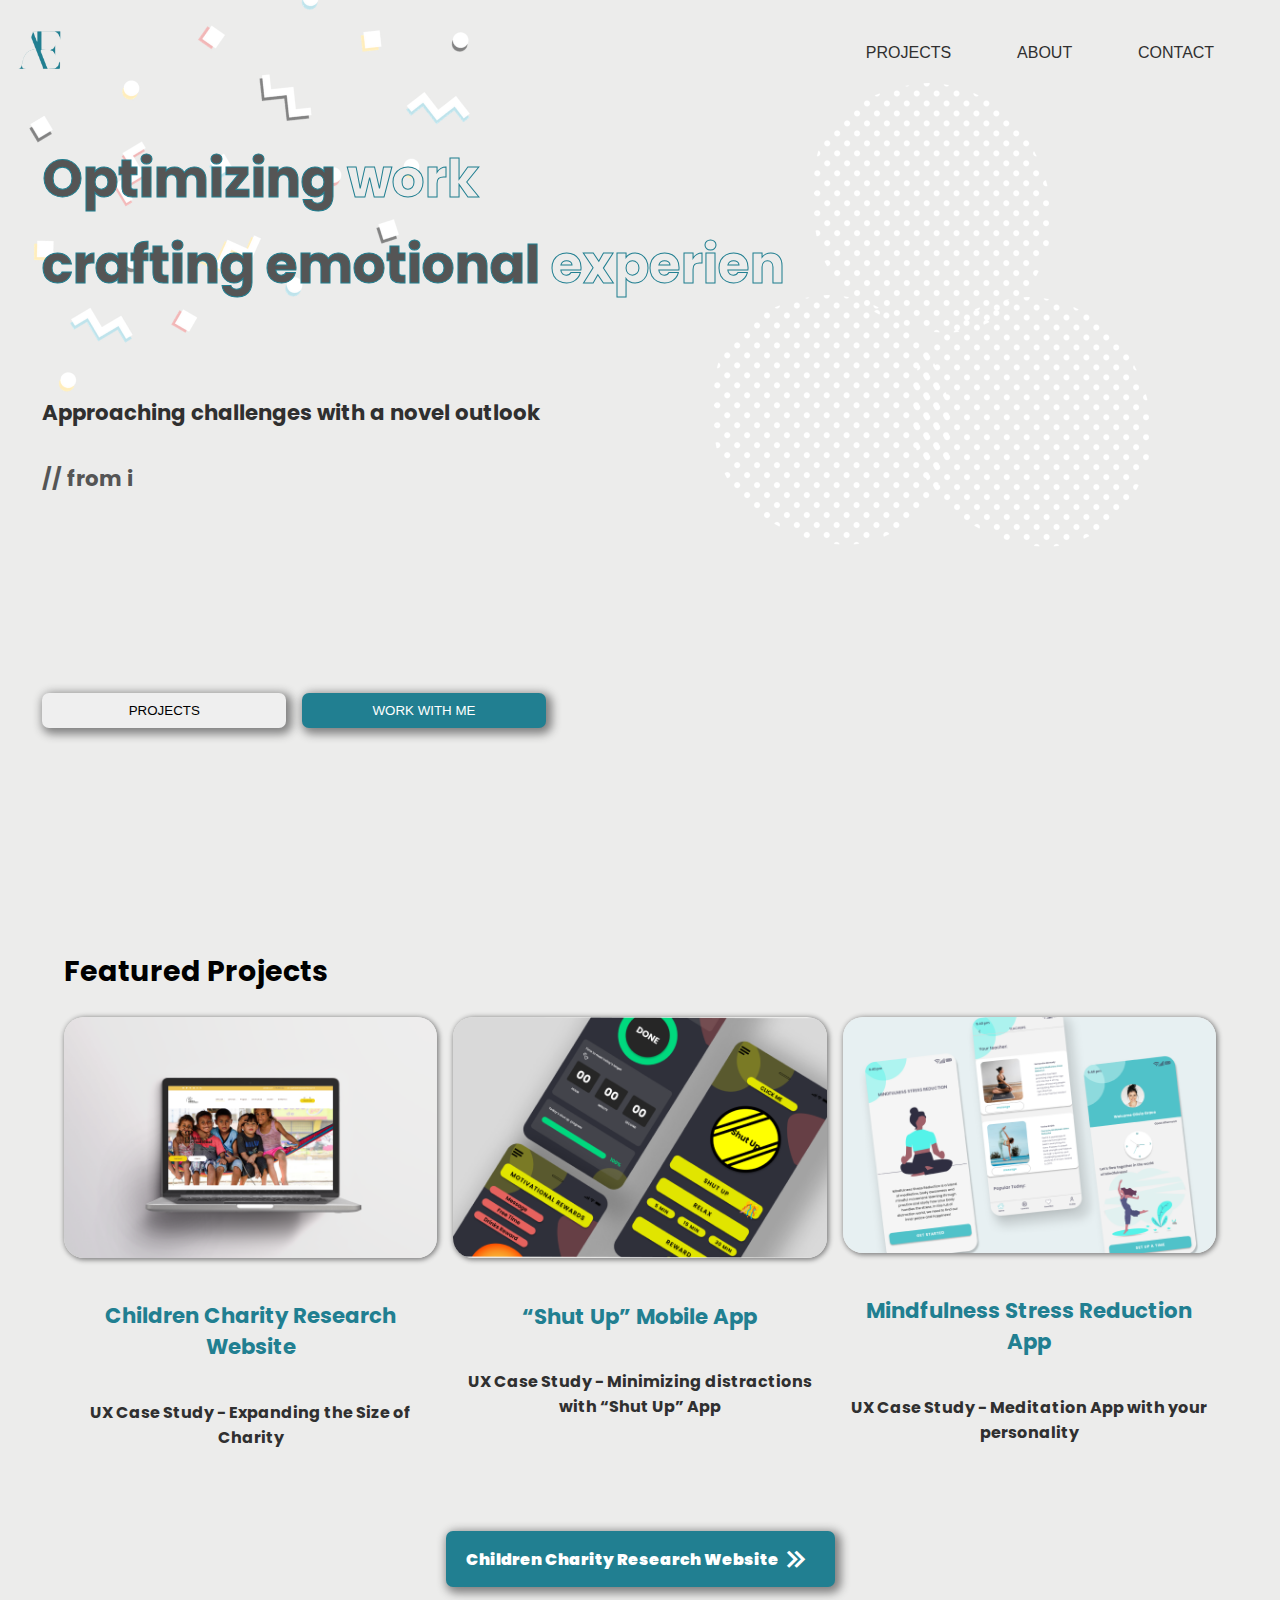
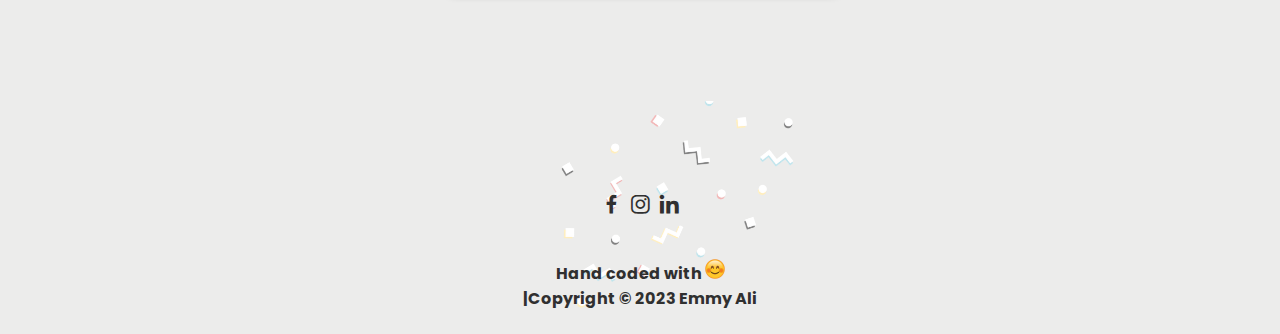
<file: index.html>
<!DOCTYPE html>
<html lang="en">
<head>
    <meta charset="UTF-8">
    <meta name="viewport" content="width=device-width, initial-scale=1.0">
    <link href='https://unpkg.com/boxicons@2.1.4/css/boxicons.min.css' rel='stylesheet'>
    <link rel="stylesheet" href="css/main.css">
    <title>Emmy Ali</title>
</head>
<body>
    <nav class="topNav">
        <div class="container w-100 d-flex h-10 j-between pt-1">
            <div class="w-25">
                <a class="h-100-v" href="index.html"><img class="h-100-v" src="img/Emine_Ali_Logos-01.png" alt="Logo"></a>
            </div>
            <div class="h-100-v w-75 txt-end d-flex j-end cn-align-center">
                <ul id="long-menu" class="w-50 h-30-v d-flex j-even">
                    <li><a class="h-100-v" href="projects.html">PROJECTS</a></li>
                    <li><a class="h-100-v" href="about.html">ABOUT</a></li>
                    <li><a class="h-100-v" href="mailto:emitooo852@gmail.com">CONTACT</a></li>
                </ul>
                <i id="menu-tg" class='toggle-item bx bx-palette bx-lg' style="cursor: pointer; color: var(--pro-blue);" ></i>
            </div>
        </div>
        <div id="menu-tg-block" class="toggle-menu grid w-100">
            <div class="menu-item d-flex cn-center p-4 col-12">
                <a class="h-100-v" href="projects.html">PROJECTS</a>
            </div>
            <div class="menu-item d-flex cn-center p-4  col-12">
                <a class="h-100-v" href="about.html">ABOUT</a>
            </div>
            <div class="menu-item d-flex cn-center p-4  col-12">
                <a class="h-100-v" href="projects.html">CONTACT</a>
            </div>
        </div>
    </nav>
    <header class="container">
        <div>
            <img class="ps-abs ps-6 index-1 d-none-md" src="img/sprinckles 2.png" alt="">
        </div>
        <div class="grid h-50-v">
            <div class="col-12 col-8-md grid bg-circle-md" style="z-index: index 2;">

                <div class="h-50-v col-12 p-5 ">
                    <h1 class="txt-landing mtb-1">Optimizing<span id="wrok" class="txt-landing-tw"></span></h1>
                    <h1 class="txt-landing mtb-1">crafting emotional<span id="exp" class="txt-landing-tw"></span></h1>
                    <br><br>
                    <h5 class="ln-heigth c-grey-l">Approaching challenges with a novel outlook </h5>
                    <h5 id="design" class="ln-heigth c-gray"></h5>
                </div>
                <div class="h-25-v col-12 p-5 grid">
                    <a href="projects.html" class="grid col-12 col-4-sm decoration-none">
                        <input class="btn col-12" type="button" value="PROJECTS">
                    </a>
                    <a href="about.html" class="grid col-12 col-4-sm decoration-none">
                       <input class="btn btn-blue col-12" type="button" value="WORK WITH ME"> 
                    </a>                    
                </div>
            </div>
            <div class="col-12 col-4-md d-flex cn-center">
                <div id="circles" class="h-50-v" onmouseover="circleOver()" onmouseleave="circleLeave()" >
                    <img class="circle ps-rel ps-1" src="img/whitedots.png" alt="">
                    <img class="circle ps-rel ps-2" src="img/whitedots.png" alt="">
                    <img class="circle ps-rel ps-3" src="img/whitedots.png" alt="">
                </div>
            </div>
        </div>
    </header>
    <div class="container pt-4">
        <div class="grid w-90 mx-auto">
            <div class="col-12">
                <h4>Featured Projects</h4>
            </div>
            <div class="col-12 grid txt-center">
                <div class="col-12 col-4-sm txt-center">
                    <div>
                        <a href="projects-1.html">
                        <img class="img-1 rounded-4" src="img/children 1.png" alt="Children Charity">
                    </a>
                    </div>

                    <div>
                    <h5 class="c-blue">Children Charity Research<br>Website</h5>
                    <h6 class="c-grey-l">UX Case Study - Expanding the Size of<br>Charity</h6>
                    </div>
                </div>
                <div class="col-12 col-4-sm txt-center">
                    <div>
                        <a href="projects-2.html">
                            <img class="img-1 rounded-4" src="img/Mobile APp 1.png" alt="">
                        </a>
                        </div>
                    <div>
                        <h5 class="c-blue">“Shut Up” Mobile App</h5>
                        <h6 class="c-grey-l">UX Case Study - Minimizing distractions<br>with “Shut Up” App </h6>
                    </div>
                </div>
                <div class="col-12 col-4-sm txt-center">
                    <div>
                        <a href="projects-3.html">
                            <img class="img-1 rounded-4 h-105-v" src="img/Mockup 09 2.png" alt="">
                        </a>
                    </div>
                    <div>
                        <h5 class="c-blue">Mindfulness Stress Reduction<br>App</h5>
                        <h6 class="c-grey-l">UX Case Study - Meditation App with your<br>personality</h6>
                    </div>
                </div>
            </div>
            <div class="col-12 txt-center grid d-flex cn-center">  
                <a href="projects-1.html" class="btn btn-blue col-4 m-5 d-flex cn-center txt-center decoration-none" style="font-weight: 900;">
                    Children Charity Research Website
                    <i class='bx bx-chevrons-right bx-fade-right bx-md' ></i>
                </a>
            </div>
        </div>
    </div>
    <footer class="d-flex h-25">
        <div class="w-50 h-25-v mx-auto txt-center">   
            <div class="ft-logos">
                <a class="decoration-none" href="https://www.facebook.com/emaslarova/">
                    <i class='ct-items bx bxl-facebook bx-sm c-grey-l'></i> 
                </a> 
                <a class="decoration-none" href="https://www.instagram.com/missevrem/">
                    <i class='ct-items bx bxl-instagram bx-sm c-grey-l'></i>
                </a>
                <a class="decoration-none" href="https://www.linkedin.com/in/emine-ali/">
                    <i class='ct-items bx bxl-linkedin bx-sm c-grey-l'></i>
                </a>
            </div>
            <div>
                <h6 class="c-grey-l">Hand coded with <img src="img/smile.png" width="20px" alt=""><br>
                    |Copyright © 2023 Emmy Ali </h6>
            </div>
            <div class="ps-rel ps-4 index-1 p-5">
                <img class="img-2 ps-rel ps-5" src="img/sprinckles 2.png" alt="">
            </div>
        </div>  
    </footer>

    <script src="https://code.jquery.com/jquery-3.7.1.min.js" integrity="sha256-/JqT3SQfawRcv/BIHPThkBvs0OEvtFFmqPF/lYI/Cxo=" crossorigin="anonymous"></script>
    <script src="js/animation.js">
    </script>
    <script>
        function typeWriter() {
            if (i < txt2.length) {
                document.getElementById("wrok").innerHTML += txt.charAt(i);
                document.getElementById("exp").innerHTML += txt1.charAt(i);
                document.getElementById("design").innerHTML += txt2.charAt(i);
                i++;
                setTimeout(typeWriter, speed);
            }
        }
        
        typeWriter()
    </script>
</body>
</html>
</file>
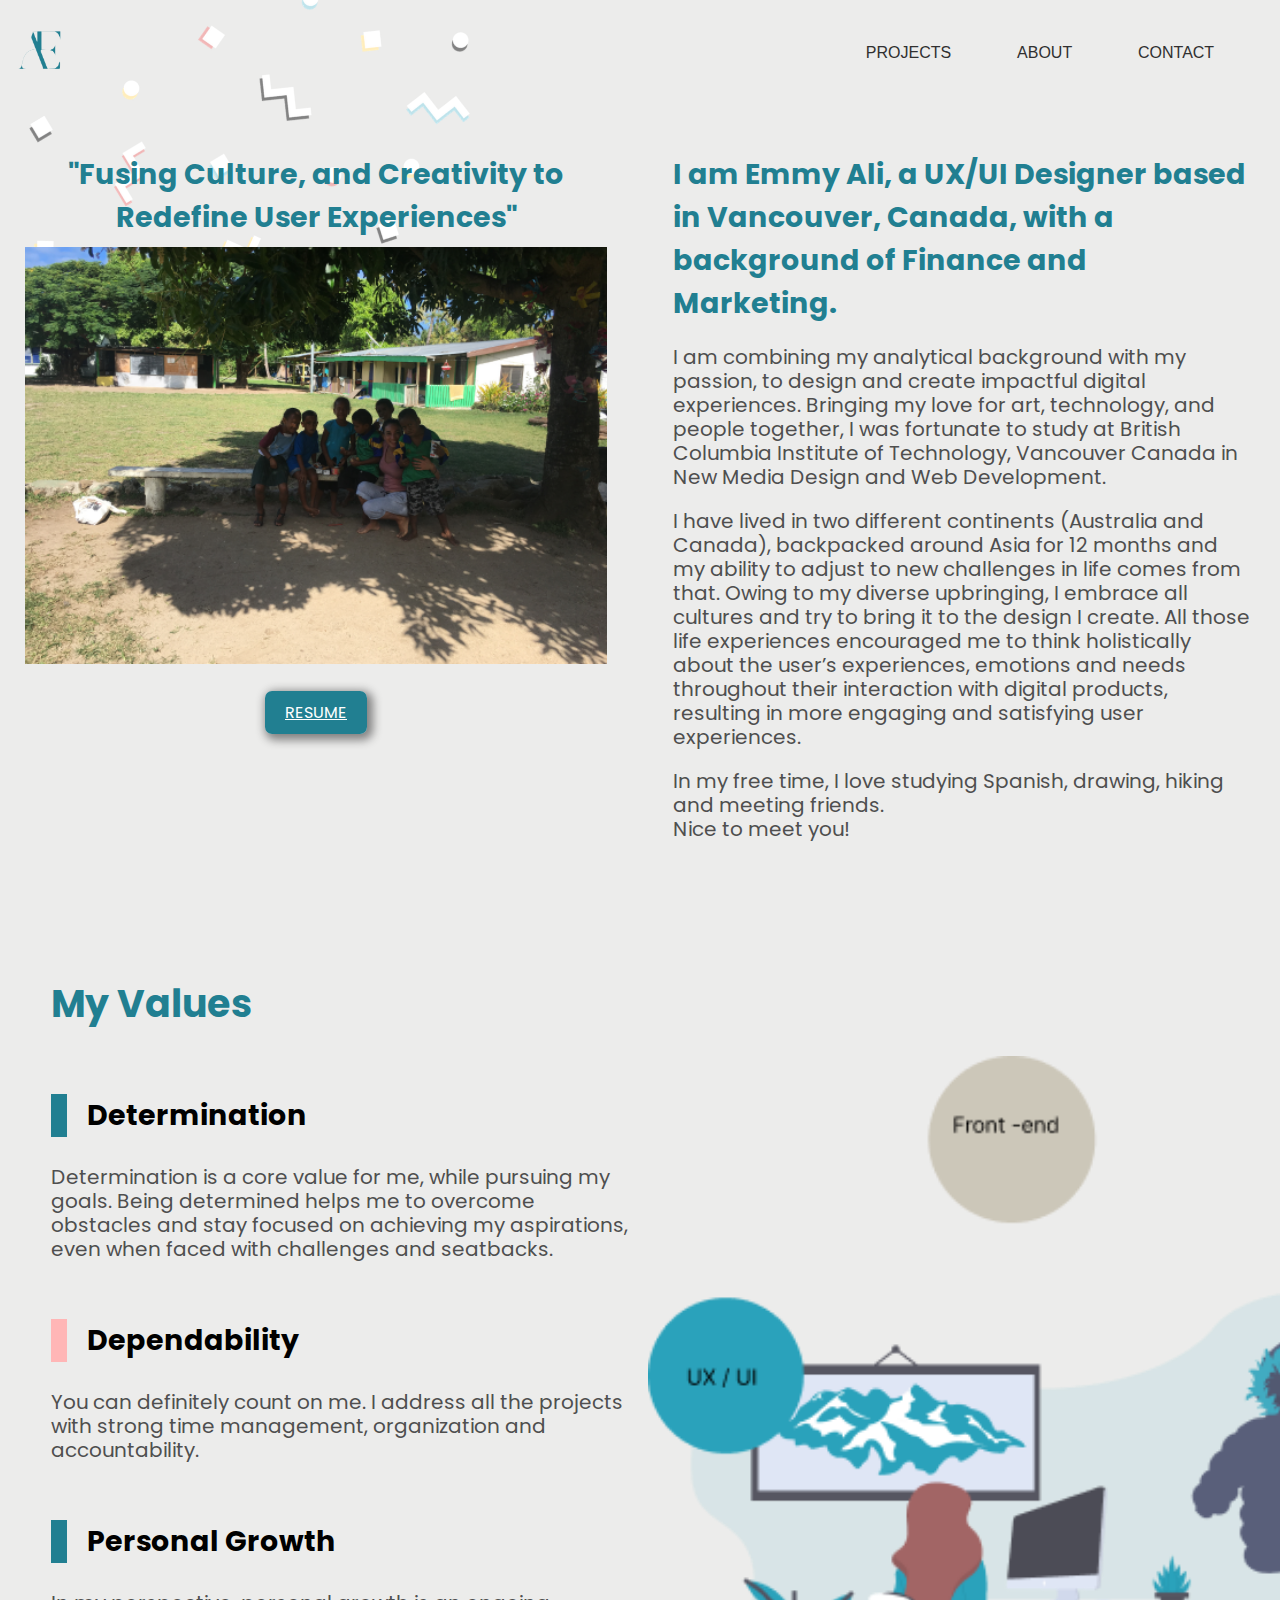
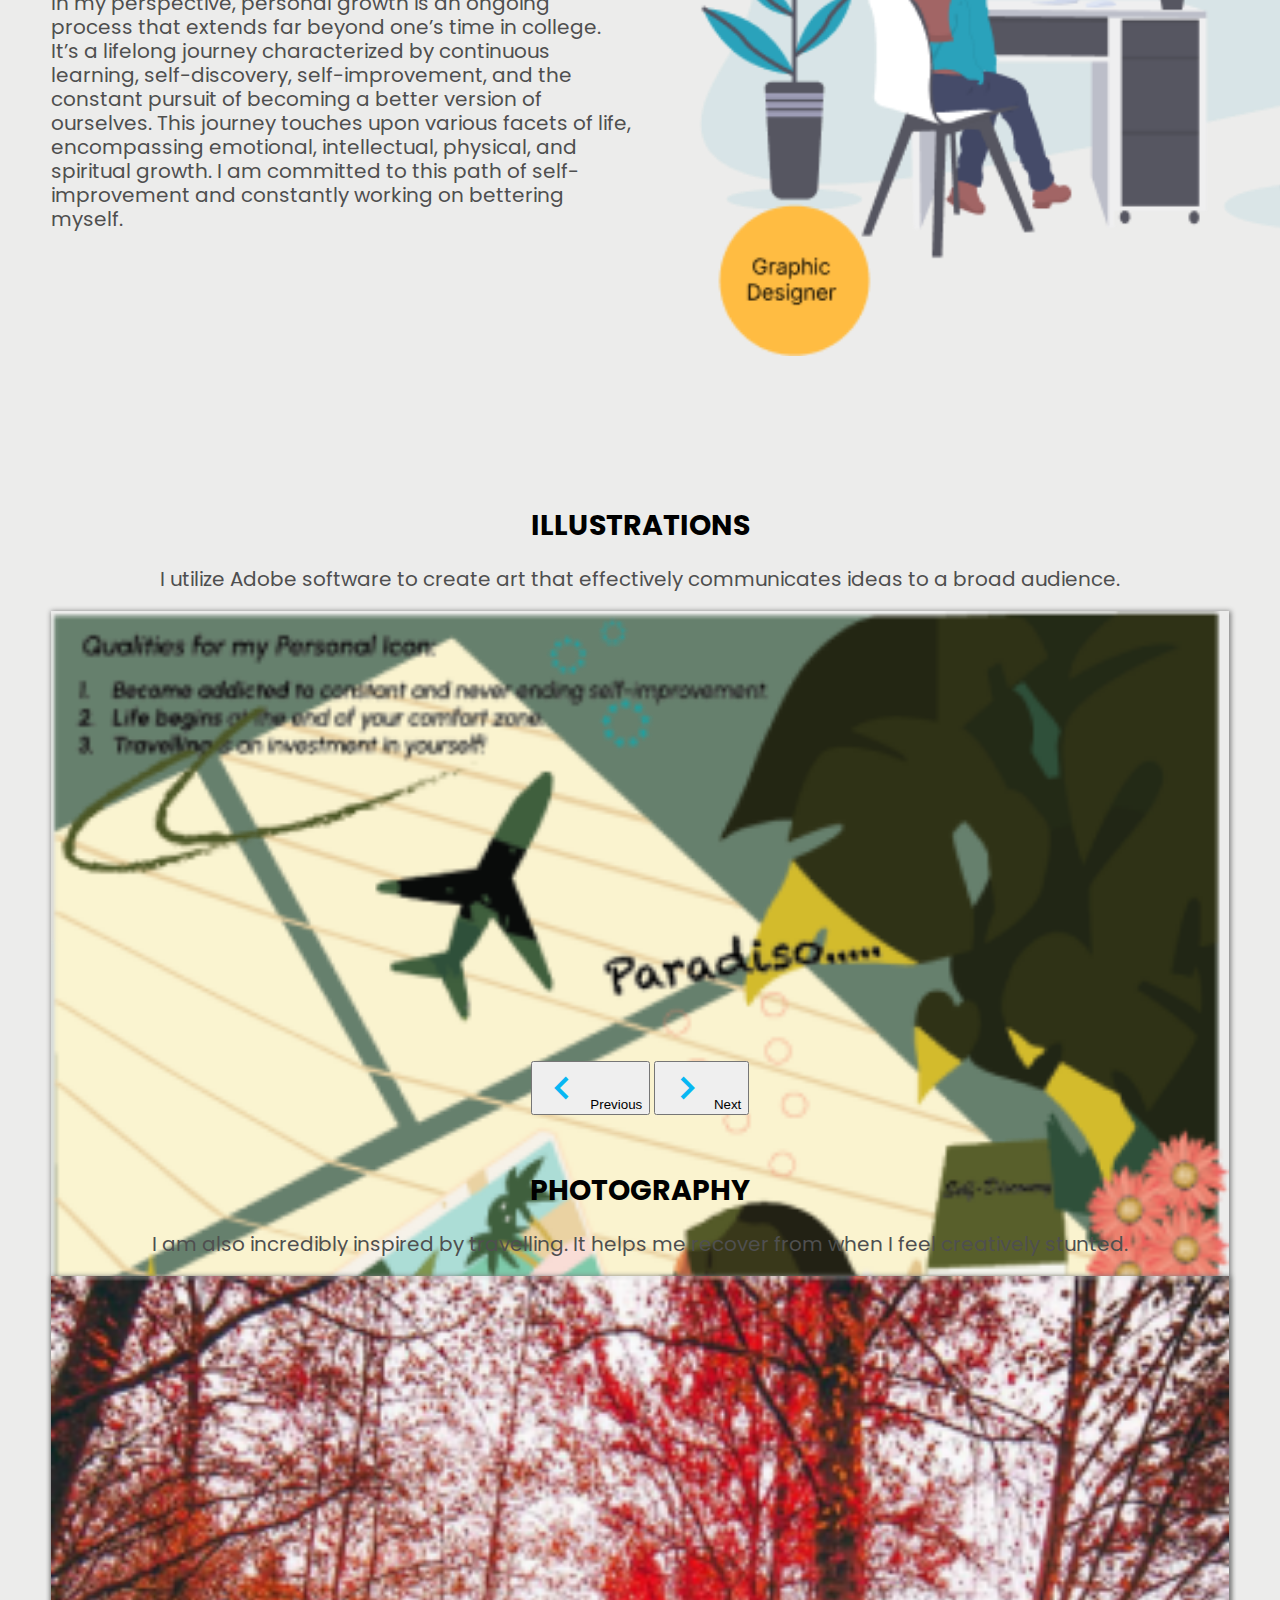
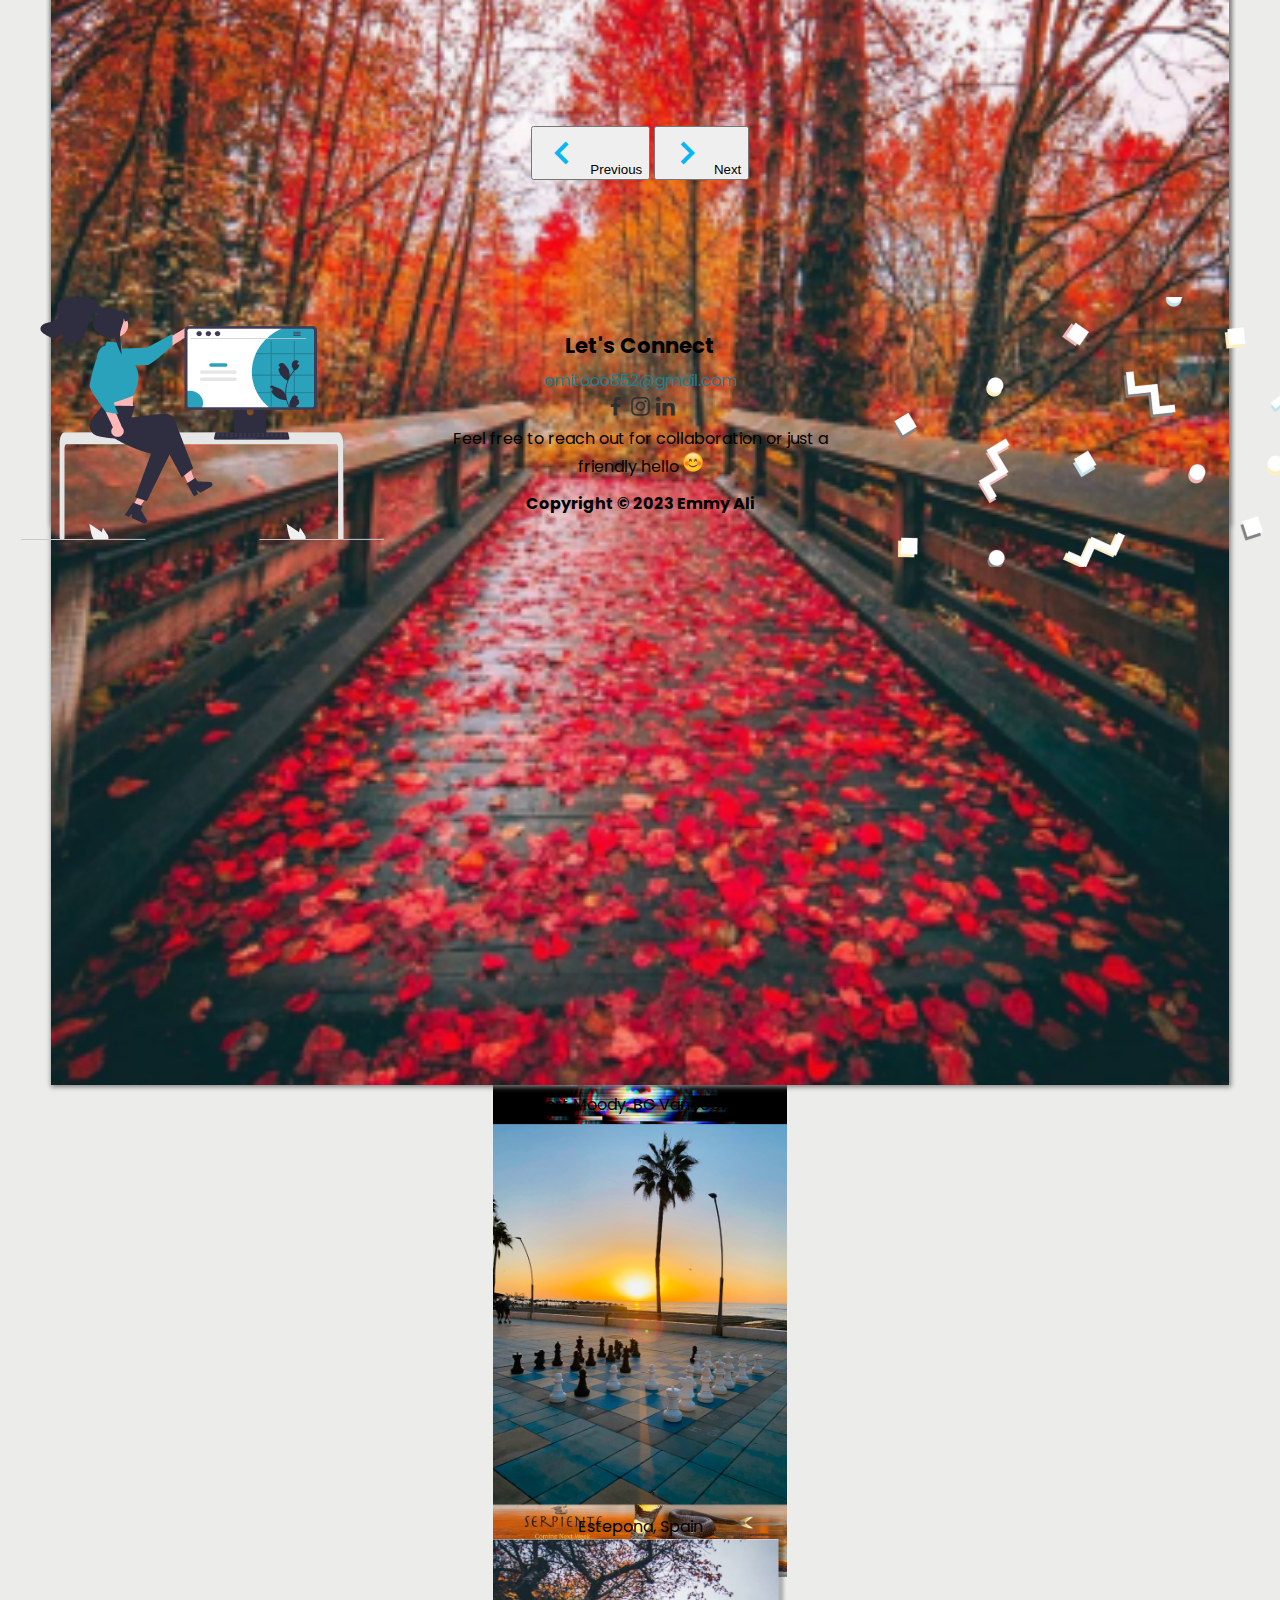
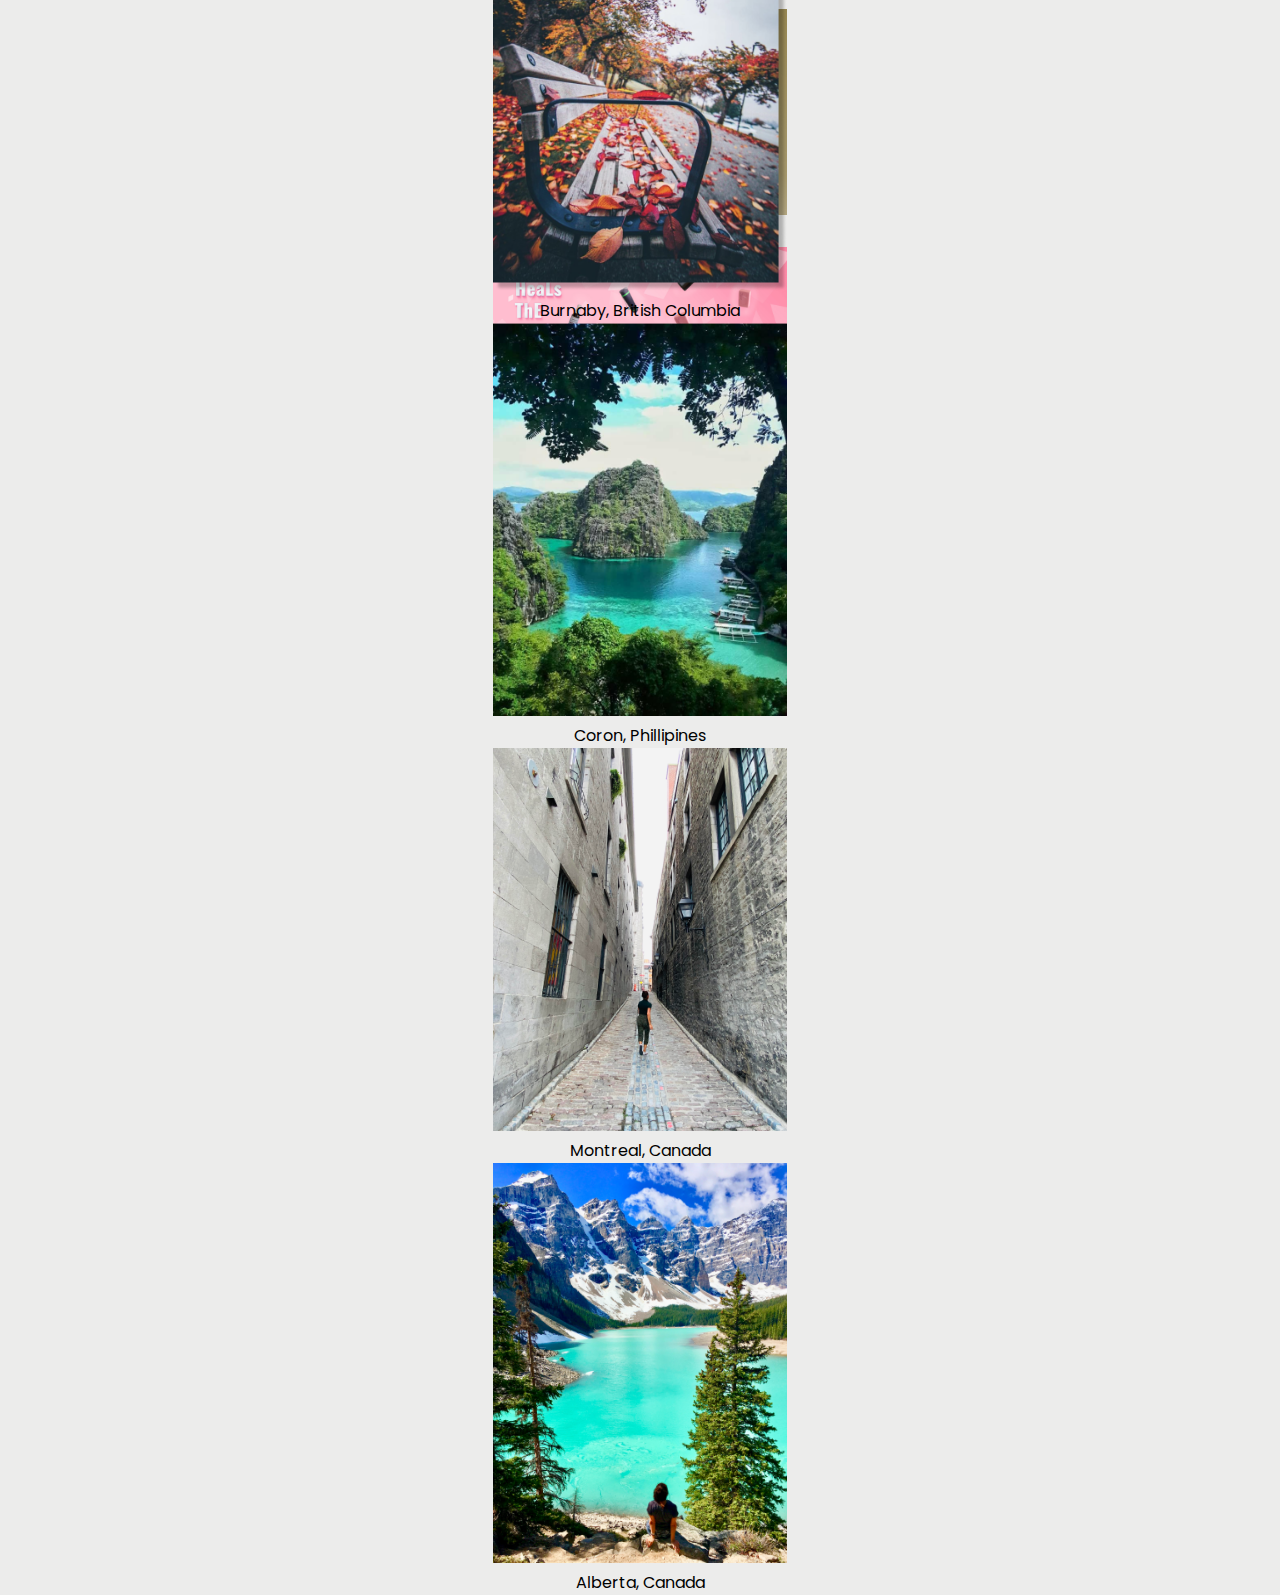
<file: about.html>
<!DOCTYPE html>
<html lang="en">
<head>
    <meta charset="UTF-8">
    <meta name="viewport" content="width=device-width, initial-scale=1.0">
    <link href='https://unpkg.com/boxicons@2.1.4/css/boxicons.min.css' rel='stylesheet'>
    <link href="https://cdn.jsdelivr.net/npm/bootstrap@5.3.2/dist/css/bootstrap.min.css" rel="stylesheet" integrity="sha384-T3c6CoIi6uLrA9TneNEoa7RxnatzjcDSCmG1MXxSR1GAsXEV/Dwwykc2MPK8M2HN" crossorigin="anonymous">
    <link rel="stylesheet" href="css/main.css">
    <title>Emmy Ali | About</title>
</head>
<body>
    
    <nav class="topNav">
        <div class="container w-100 d-flex h-10 j-between pt-1">
            <div class="w-25">
                <a class="h-100-v" href="index.html"><img class="h-100-v" src="img/Emine_Ali_Logos-01.png" alt=""></a>
            </div>
            <div class="h-100-v w-75 txt-end d-flex j-end cn-align-center">
                <ul id="long-menu" class="w-50 h-30-v d-flex j-even">
                    <li><a class="h-100-v" href="projects.html">PROJECTS</a></li>
                    <li><a class="h-100-v" href="about.html">ABOUT</a></li>
                    <li><a class="h-100-v" href="#">CONTACT</a></li>
                </ul>
                <i id="menu-tg" class='toggle-item bx bx-palette bx-lg' style="cursor: pointer; color: var(--pro-blue);" ></i>
            </div>
        </div>
        <div id="menu-tg-block" class="toggle-menu grid w-100">
            <div class="menu-item d-flex cn-center p-4 col-12">
                <a class="h-100-v" href="projects.html">PROJECTS</a>
            </div>
            <div class="menu-item d-flex cn-center p-4  col-12">
                <a class="h-100-v" href="about.html">ABOUT</a>
            </div>
            <div class="menu-item d-flex cn-center p-4  col-12">
                <a class="h-100-v" href="projects.html">CONTACT</a>
            </div>
        </div>
    </nav>
    <main class="container">
        <div>
            <img class="ps-abs ps-6 index-1  d-none-md" src="img/sprinckles 2.png" alt="">
        </div>
        <div class="grid container">
            <div class="col-12 col-6-md p-4 txt-center">
                <div>
                    <h4 class="c-blue">"Fusing Culture, and Creativity to <br> Redefine User Experiences"</h3>
                    <img class="img-5" src="img/Kids 1.png" alt="">
                </div>
                <div class="p-5">
                    <a class="btn btn-blue mt-3" href="img/Resume  Emmy ALi.pdf" download=""> RESUME </a>
                </div>
                
            </div>
            <div class="col-12 col-6-md p-4">
                <h4 class="c-blue">I am Emmy Ali, a UX/UI Designer based  in Vancouver, Canada, with a background of Finance and Marketing.</h3>
                <p> I am combining my analytical background with my passion, to design and create impactful digital experiences. Bringing my love for art, technology, and people together, I was fortunate to study at British Columbia Institute of Technology, Vancouver Canada in New Media Design and Web Development. </p>
                <p> I have lived in two different continents (Australia and Canada), backpacked around Asia for 12 months and my ability to adjust to new challenges in life comes from that. Owing to my diverse upbringing, I embrace all cultures and try to bring it to the design I create. All those life experiences encouraged me to think holistically about the user’s experiences, emotions and needs throughout their interaction with digital products, resulting in more engaging and satisfying user experiences.</p> 
                <p> 
                    In my free time, I love studying Spanish, drawing, hiking and meeting friends. 
                    <br>
                    Nice to meet you!
                </p>
                   
            </div>
        </div>
        <div class="grid container p-4">
            <div class="col-12">
                <h3 class="c-blue">My Values</h3>
            </div>
            <div class="col-12 col-6-md">
                <div class="txt-area">
                    <div class="d-flex">
                        <h4 class="tt-border"></h4>
                        <h4 class="tt-txt">Determination</h4>
                    </div>                   
                    <p>Determination is a core value for me, while pursuing my goals. Being determined helps me to overcome obstacles and stay focused on achieving my aspirations, even when faced with challenges and seatbacks.</p>
                </div>
                <div class="txt-area">
                    <div class="d-flex">
                        <h4 class="tt-border tt-border-pink"></h4>
                        <h4 class="tt-txt tt-txt-pink">Dependability</h4>
                    </div>
                    <p>You can definitely count on me. I address all the projects with strong time management, organization and accountability.</p>
                </div>
                <div class="txt-area">
                    <div class="d-flex">
                        <h4 class="tt-border"></h4>
                        <h4 class="tt-txt">Personal Growth </h4>
                    </div>
                    <p>In my perspective, personal growth is an ongoing process that extends far beyond one’s time in college. It’s a lifelong journey characterized by continuous learning, self-discovery, self-improvement, and the constant pursuit of becoming a better version of ourselves. This journey touches upon various facets of life, encompassing emotional, intellectual, physical, and spiritual growth. I am committed to this path of self-improvement and constantly working on bettering myself.</p>
                </div>
            </div>
            <div class="col-12 col-5-md sm-none txt-center">
                <img class="h-100" src="img/Group 519 (1).png" alt="">
            </div>
        </div>
        <div class="grid container p-4">
            <div class="col-12 txt-center">
                <h4>ILLUSTRATIONS</h4>
                <p>I utilize Adobe software to create art that effectively communicates ideas to a broad audience. </p>  
                <div class="carousel">
                    <div id="carouselExample" class="carousel slide">
                        <div class="carousel-inner h-50 index-1">
                            <div class="carousel-item active">
                                <img src="img/Emine_Ali_Assignment03 1.png" class="img-1 w-25 w-75-sm" alt="Adobe Illustrator img1"><br>
                                <small>Adobe Illustrator 2023</small>
                            </div>
                            <div class="carousel-item">
                                <img src="img/Emine_Ali_Assignment08.png" class="w-25 w-75-sm" alt="Adobe Photoshop2"><br>
                                <small>Adobe Photoshop 2023</small>
                            </div>
                            <div class="carousel-item">
                                <img src="img/Frame 1335.png" class="w-25 w-75-sm" alt="Adobe Photoshop3"><br>
                                <small>Adobe Photoshop 2023</small>
                            </div>
                            <div class="carousel-item">
                                <img src="img/Emine_Ali_Assignment06_Part02.png" class="w-25 w-75-sm" alt="Adobe Photoshop4"><br>
                                <small>Adobe Photoshop 2023</small>
                            </div>
                            <div class="carousel-item">
                                <img src="img/Assignment 2_EmineAli6 2.png" class="w-25 w-75-sm" alt="Adobe InDesign5"><br>
                                <small>Adobe Indesign 2023</small>
                            </div>
                            <div class="carousel-item">  
                                <img src="img/Emine_Ali_resized-7x5-inch (1).png" class="w-25 w-75-sm" alt="Adobe Photoshop6"><br>
                                <small>Adobe Photoshop 2023</small>
                            </div>
            
                        </div>
                        <button class="carousel-control-prev" type="button" data-bs-target="#carouselExample" data-bs-slide="prev">
                            <i class='bx bx-chevron-left bx-lg' style='color:#07b7f3'></i>
                          <span class="visually-hidden">Previous</span>
                        </button>
                        <button class="carousel-control-next" type="button" data-bs-target="#carouselExample" data-bs-slide="next">
                            <i class='bx bx-chevron-right bx-lg' style='color:#07b7f3'></i>
                          <span class="visually-hidden">Next</span>
                        </button>
                      </div>
                </div>
            </div>
            <div class="col-12 txt-center">
                <h4>PHOTOGRAPHY </h4>
                <p>I am also incredibly inspired by travelling. It helps me recover from when I feel creatively stunted. </p>
                <div class="carousel">
                    <div id="carouselExample2" class="carousel slide">
                        <div class="carousel-inner h-50 index-1">
                            <div class="carousel-item active">
                                <img src="img/IMG-2097 1.png" class="img-1 w-25 w-75-sm" alt="..."><br>
                                <small>Port Moody, BC Vancouver</small>
                            </div>
                            <div class="carousel-item">
                                <img src="img/unnamed (14) 1.png" class="w-25 w-75-sm" alt="..."><br>
                                <small>Estepona, Spain</small>
                            </div>
                            <div class="carousel-item">
                                <img src="img/photo-4.png" class="w-25 w-75-sm" alt="..."><br>
                                <small>Burnaby, British Columbia</small>
                            </div>
                            <div class="carousel-item">
                                <img src="img/unnamed (7) 1.png" class="w-25 w-75-sm" alt="..."><br>
                                <small>Coron, Phillipines</small>
                            </div>
                            <div class="carousel-item">
                                <img src="img/unnamed (13) 1.png" class="w-25 w-75-sm" alt="..."><br>
                                <small>Montreal, Canada</small>
                            </div>
                            <div class="carousel-item">  
                                <img src="img/unnamed (11) 1.png" class="w-25 w-75-sm" alt="..."><br>
                                <small>Alberta, Canada</small>
                            </div>
            
                        </div>
                        <button class="carousel-control-prev" type="button" data-bs-target="#carouselExample2" data-bs-slide="prev">
                            <i class='bx bx-chevron-left bx-lg' style='color:#07b7f3'></i>
                          <span class="visually-hidden">Previous</span>
                        </button>
                        <button class="carousel-control-next" type="button" data-bs-target="#carouselExample2" data-bs-slide="next">
                            <i class='bx bx-chevron-right bx-lg' style='color:#07b7f3'></i>
                          <span class="visually-hidden">Next</span>
                        </button>
                      </div>
                </div>
            </div>
        </div>
    </main>
    <footer id="pro-foot" style="max-height: 30vh!important; overflow-y:hidden;">
        <div class="grid">
            <div class="col-12 col-4-md txt-center">
                <img src="img/Frame 1337.png" alt="Sitting Girl">
            </div>
            <div style="line-height: 1.7rem;" class="col-12 col-4-md txt-center pt-15">
                <h5>Let's Connect</h5>
                <a class="c-blue" style="text-decoration: none;" href="mailto:emitooo852@gmail.com ">emitooo852@gmail.com</a>
                <div class="ft-logos d-flex cn-center">
                    <a class="decoration-none" href="https://www.facebook.com/emaslarova/">
                        <i class='ct-items bx bxl-facebook bx-sm c-grey-l'></i> 
                    </a> 
                    <a class="decoration-none" href="https://www.instagram.com/missevrem/">
                        <i class='ct-items bx bxl-instagram bx-sm c-grey-l'></i>
                    </a>
                    <a class="decoration-none" href="https://www.linkedin.com/in/emine-ali/">
                        <i class='ct-items bx bxl-linkedin bx-sm c-grey-l'></i>
                    </a>
                </div>
                <small>Feel free to reach out for collaboration or just a friendly hello <img src="img/smile.png" width="20px" alt=""></small>
                <h6>Copyright &copy; 2023 Emmy Ali </h6>
            </div>
            <div class="col-12 col-4-md">
                <img class="ps-rel" src="img/sprinckles 2.png" alt="">
            </div>
        </div>
    </footer>

    <script src="https://cdn.jsdelivr.net/npm/bootstrap@5.3.2/dist/js/bootstrap.bundle.min.js" integrity="sha384-C6RzsynM9kWDrMNeT87bh95OGNyZPhcTNXj1NW7RuBCsyN/o0jlpcV8Qyq46cDfL" crossorigin="anonymous"></script>
    <script src="https://code.jquery.com/jquery-3.7.1.min.js" integrity="sha256-/JqT3SQfawRcv/BIHPThkBvs0OEvtFFmqPF/lYI/Cxo=" crossorigin="anonymous"></script>
    <script src="js/animation.js"></script>
</body>
</html>
</file>
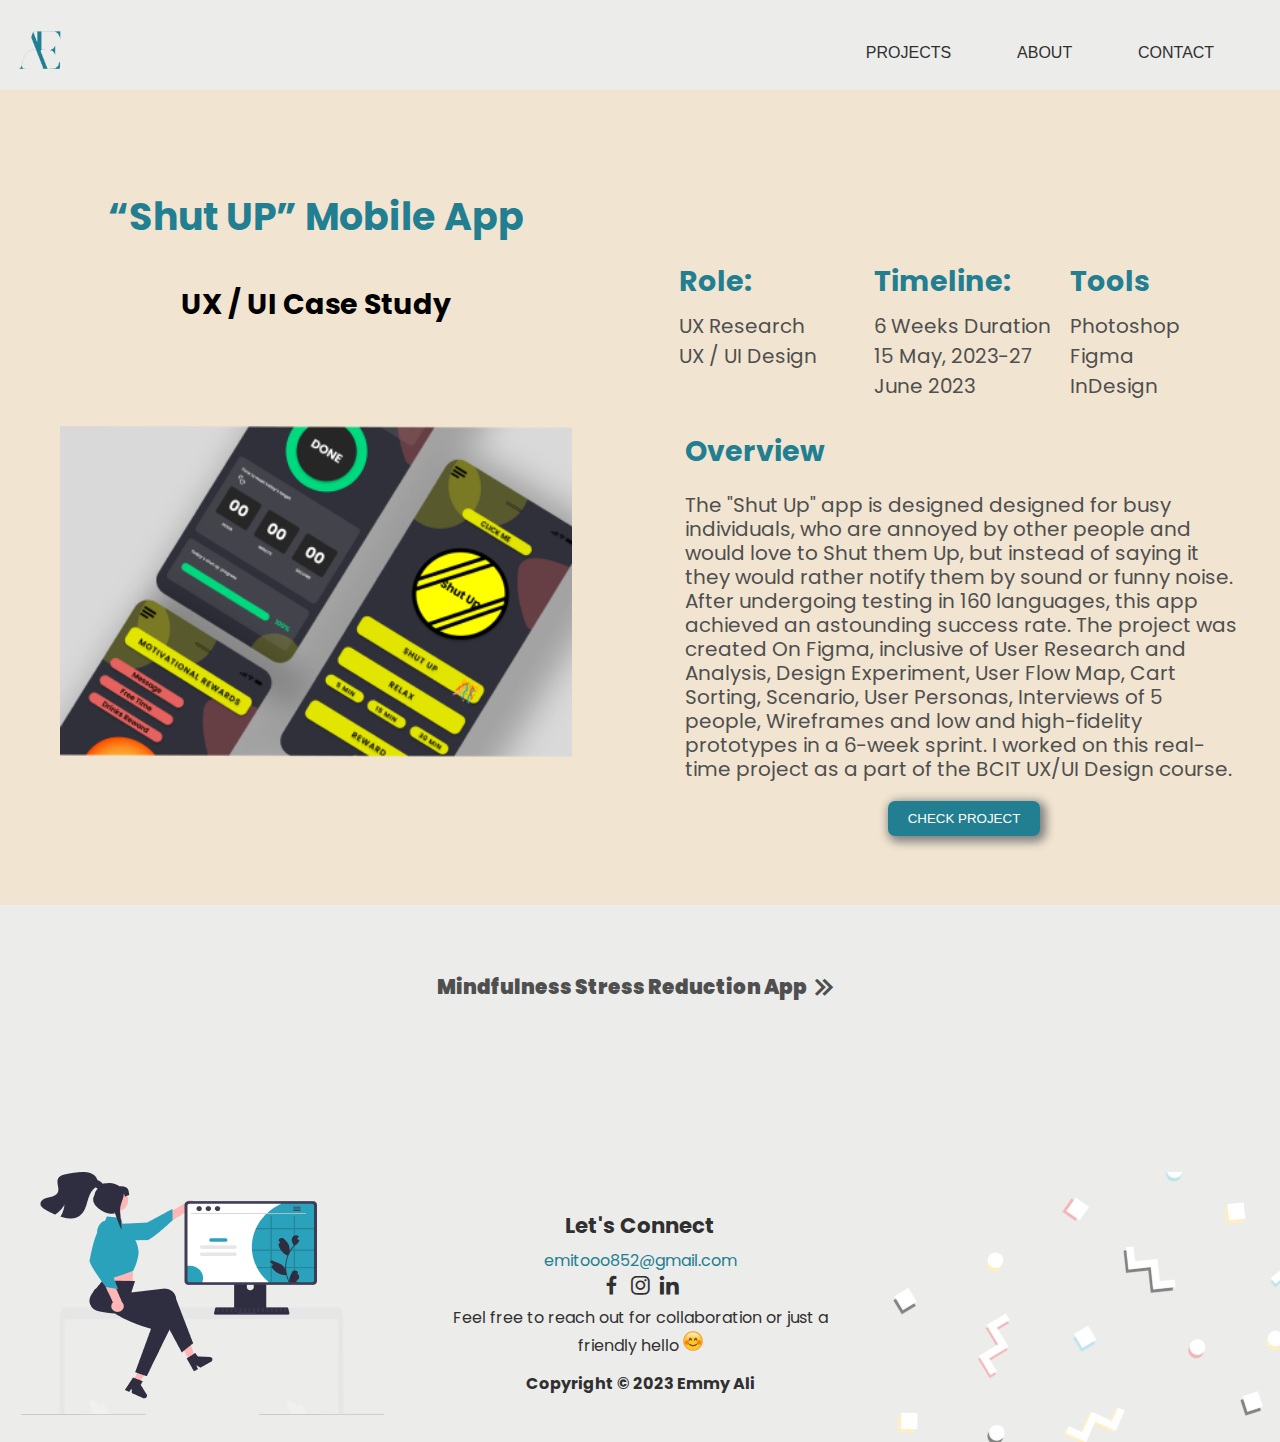
<file: projects-2.html>
<!DOCTYPE html>
<html lang="en">
<head>
    <meta charset="UTF-8">
    <meta http-equiv="X-UA-Compatible" content="IE=edge">
    <meta name="viewport" content="width=device-width, initial-scale=1.0">
    <link href='https://unpkg.com/boxicons@2.1.4/css/boxicons.min.css' rel='stylesheet'>
    <title>SHUT UP | MOBILE APP</title>
    <link rel="stylesheet" href="css/main.css">
</head>
<body>

    <nav class="topNav">
        <div class="container w-100 d-flex h-10 j-between pt-1">
            <div class="w-25">
                <a class="h-100-v" href="index.html"><img class="h-100-v" src="img/Emine_Ali_Logos-01.png" alt=""></a>
            </div>
            <div class="h-100-v w-75 txt-end d-flex j-end cn-align-center">
                <ul id="long-menu" class="w-50 h-30-v d-flex j-even">
                    <li><a class="h-100-v" href="projects.html">PROJECTS</a></li>
                    <li><a class="h-100-v" href="about.html">ABOUT</a></li>
                    <li><a class="h-100-v" href="#">CONTACT</a></li>
                </ul>
                <i id="menu-tg" class='toggle-item bx bx-palette bx-lg' style="cursor: pointer; color: var(--pro-blue);" ></i>
            </div>
        </div>
        <div id="menu-tg-block" class="toggle-menu grid w-100">
            <div class="menu-item d-flex cn-center p-4 col-12">
                <a class="h-100-v" href="projects.html">PROJECTS</a>
            </div>
            <div class="menu-item d-flex cn-center p-4  col-12">
                <a class="h-100-v" href="about.html">ABOUT</a>
            </div>
            <div class="menu-item d-flex cn-center p-4  col-12">
                <a class="h-100-v" href="projects.html">CONTACT</a>
            </div>
        </div>
    </nav>
    
    <main class="pb-3">  
        <section class="bg-yellow">
            <div class="grid">
               <div class="grid col-12">
                   <div class="col-12 col-6-lg p-5">
                       <div class="row-4 txt-center px-5">
                           <h3 class="c-blue">“Shut UP” Mobile App</h3>
                           <h4>UX / UI Case Study</h4>
                       </div>
                       <div class="row-2 p-5 d-flex cn-center">
                           <img class="w-100" src="img/Mobile APp 1.png">
                       </div>
                   </div>
                   <div class="col-12 col-6-lg p-4 pb-5 pt-20">
                       <div class="row-4 grid p-1">
                           <div class="col-4">
                               <h4 class="c-blue">Role:</h4>
                               <ul class="project-list">
                                   <li>UX Research</li>
                                   <li>UX / UI Design</li>
                               </ul>
                           </div>
                           <div class="col-4">
                               <h4 class="c-blue">Timeline:</h4>
                               <ul class="project-list">
                                   <li>6 Weeks Duration</li>
                                   <li>15 May, 2023-27</li>
                                   <li>June 2023</li>
                               </ul>
                           </div>
                           <div class="col-4">
                               <h4 class="c-blue">Tools</h4>
                               <ul class="project-list">
                                   <li>Photoshop</li>
                                   <li>Figma</li>
                                   <li>InDesign</li>
                               </ul>
                           </div>
                       </div>
                       <div class="row-2 p-2">
                           <h4 class="c-blue">Overview</h4>
                           <p>
                                The "Shut Up" app is designed designed for busy individuals, who are annoyed by other people and would love to Shut them Up, but instead of saying it they would rather notify them by sound or funny noise. After undergoing testing in 160 languages, this app achieved an astounding success rate. 
                                The project was created On Figma, inclusive of User Research and Analysis, Design Experiment, User Flow Map, Cart Sorting, Scenario, User Personas, Interviews of 5 people, Wireframes and low and high-fidelity prototypes in a 6-week sprint. I worked on this real-time project as a part of the BCIT UX/UI Design course.    
                            </p>
                       <div class="col-12 txt-center">
                           <input class="input-tg btn btn-blue" type="button" value="CHECK PROJECT">
                       </div>
                       </div>
                   </div>
               </div>
            </div>
        </section>
        <section class="tg-section">
            <div class="container pt-2">
                <div class="togglers w-100 d-flex j-between cn-align-center p-3 b-radius-top">
                    <h4>Empathize</h4>
                    <i class='bx bxs-up-arrow bx-md' style='color:#f5f3f3'></i>
                </div>
                <div class="tg-item p-5">
                    <div class="d-flex bg-pink-gr p-5">
                        <img class="img-6 mx-auto" src="img/Mobile APp 1.png" alt="">
                    </div>
                    <div class="pt-2">
                        <div>
                            <h3 class="c-blue">EMPATHIZE </h3>
                            <h4 class="c-blue">The Problem: </h4>
                            <p>
                                Many of us struggle with maintaining focus throughout the day, whether it's due to noisy neighbors, distracting coworkers, or simply a desire for uninterrupted work time. After conducting extensive research, I discovered a gap in the market for a well-developed "Shut Up" app. While there are a few existing options, they often lack support for multiple languages and comprehensive functionality. This led me to create "Shut Up," my debut mobile application. The aim was to make a fun app with great features for busy people.
                                <br>
                                I firmly believe that there's a significant demand for a mobile app that empowers users to regain control over their work or study environments by minimizing distractions. "Shut Up" is designed to provide users with a versatile and effective tool to optimize their productivity and enhance their focus.     
                            </p>
                        </div>
                        <div>
                            <h4 class="c-blue">The Solution: </h4>
                            <p>The “Shut Up” app offers a comprehensive solution for managing interruptions and maintaining focus in today;s fast paced digital world. By empowering users to take control of their distractions and optimize their work or study sessions, the app aim to enhance productivity, reduce stress, and promote a more balanced and fulfilling lifestyle. Moreover we can definitely cut those annoying individuals surrounding us:) </p>
                        </div>
                        <div>
                            <h4 class="c-blue">Target Audience: </h4>
                            <p>The primary target audience for the "Shut Up" app includes:</p>
                            <ol>
                                <li>Professionals and knowledge workers seeking to increase productivity and minimize distractions during work hours.</li>
                                <li>Students looking to enhance their concentration and study efficiency.</li>
                                <li>Individuals who want to manage interruptions and maintain focus during important tasks or creative endeavors.</li>
                            </ol>
                        </div>
                    </div>
                </div>
                <div class="togglers d-flex j-between cn-align-center p-3">
                    <h4>Define</h4>
                    <i class='bx bxs-up-arrow bx-md' style='color:#f5f3f3'></i>
                </div>
                <div class="tg-item">
                    <div class="pt-2">
                        <div class="grid p-5">
                            <div class="col-12">
                                <div>
                                    <h3 class="c-blue">Research:</h3>
                                    <p>
                                        The first thing I focused was my research strategy. To identify the flows in the current UX and UI, I conducted a usability test by interviewing five people that fit my user archetype. My primary user demographic consisted of busy individuals in their mid-thirties seeking an app to silence disruptive individuals.
                                        <br>
                                        Secondly, I conducted a competitor analysis. Aside from using and understanding “Shut Up” app, this also gave me an insight in the market space and provided additional context for the problem I am working on. Secondly, I have created an interview guide in preparation of Usability Testing. This enabled me to conduct interviews in a consistent and controlled manner.
                                    </p>
                                </div>
                                <div>
                                    <h3 class="c-blue">Brainstorming:</h3>
                                    <p>
                                        During the brainstorming phase, I have explored different directions and possibilities of the “Shut Up” app and how the user interface will function. Once I had a clear idea of what I wanted to create, I moved to the user flow mapping stage.   
                                    </p>
                                    <h3 class="c-blue">Competative Analysis:</h3>
                                    <p>
                                        As part of the Competitive Analysis., I conducted an analysis of four different “Shut Up” apps. I
                                        focused my research on User Interface elements and User Experience Flows – including the Sign-Up
                                        process, Recording stage, User Ratings and the Functionalities & Features. The key findings revealed
                                        that competing “Shut Up” aps lacked user- friendliness, had a confusing primary purpose, were not
                                        free, lacked focus, and offered fewer language options compared to the one I developed.
                                    </p>
                                    <img class="img-5 rounded-4" src="img/Frame 1 352shutup-6.jpg">
                                    <h3 class="c-blue">Scenario:</h3>
                                    <p>
                                        Cameron had a long and intense day shooting a movie for 16 hours. She was just so exhausted, so she didn’t want to interact with anyone, at the end of the day. Suddenly, her best friend visited her unexpectedly and started complaining about the date and how she is so disappointed from all guys. Cameron, didn’t want to be rude, but instead of saying it, she pressed the button: Shut Up. 
                                        Firstly, her friend was shocked, but then she apologized and just left. Sometimes, we just need this type of help to express our feelings & help us to achieve our goals, or just to rest and be in peace when someone is annoying us. 
                                    </p>
                                    <h3 class="c-blue">Persona:</h3>
                                    <p>
                                        To further delve into a specific user of the “Shut Up” mobile app, I created a persona to get to know the users and understand what they want out of their experience. I created an interview guide that allowed me to follow a structured interview processing, ensuring that
                                        I cover all functionalities and benefits of the “Shut Up” app. With this guide I conducted 5 user
                                        interviews and recorded my findings on a Miro board. 
                                    </p>
                                </div>
                                <div class="col-12 grid">
                                    <div class="col-12 col-6-md txt-center">
                                        <img class="img-5" src="img/UX Persona 1.jpg" alt="">
                                        <h5 class="c-blue">User Story:</h5>
                                        <img class="img-5" src="img/User_Story_Cameron 1.jpg" alt="">
                                        <h5 class="c-blue">Problem Statement:</h5>
                                        <img class="img-5" src="img/Problem_Statement_Cameron 1.jpg" alt="">
                                    </div>
                                    <div class="col-12 col-6-md txt-center">
                                        <img src="img/Persona_Cameron 1.jpg" alt="" class="img-5">
                                        <h5 class="c-blue">User Journey:</h5>
                                        <img src="img/User_Journey_Cameron 1.jpg" alt="" class="img-5">
                                        <h5 class="c-blue">Hypothesis Statement:</h5>
                                        <img src="img/Hypothesis statement_Cameron 1.jpg" alt="" class="img-5">
                                        <h5 class="c-blue">Goal Statement:</h5>
                                        <img src="img/Goal_Statement_Cameron 1.jpg" alt="" class="img-5">
                                    </div>
                                </div>
                                <div>
                                    <h4>Interview Guide:</h4>
                                    <p>
                                        I conducted interviews with five individuals from diverse demographic backgrounds to gain insights into their usage of the "Shut Up" app. This opportunity allowed me to delve deeper into their preferences and needs, helping shape the app's features and functionalities.
                                        <br>
                                        Key findings from the user research include:
                                    </p>
                                    <ol>
                                        <li>Overwhelming frustration with the need to manually create their schedules.</li>
                                        <li>Concerns regarding the loss of focus during the day.</li>
                                        <li>Decreased motivation to work due to frequent interruptions from annoying individuals</li>
                                    </ol>
                                </div>
                                <div class="pt-2">
                                    <img class="img-5" src="img/Interview 1_ Cameron 1.jpg" alt="">
                                    <img class="img-5" src="img/Interview 2_ Salim 1.jpg" alt="">
                                    <img class="img-5" src="img/Interview 3_ Sora.jpg" alt="">
                                    <img class="img-5" src="img/Interview 5_ Farshid.jpg" alt="">
                                    <img class="img-5" src="img/Interview 4_ Leigh.jpg" alt="">
                                </div>
                            </div>
                        </div>
                    </div>
                </div>
                <div class="togglers d-flex j-between cn-align-center p-3">
                    <h4>Ideate</h4>
                    <i class='bx bxs-up-arrow bx-md' style='color:#f5f3f3'></i>
                </div>
                <div class="tg-item">
                    <div class="pt-2 grid p-5">
                        <div class="col-12">
                            <h3 class="c-blue">Flow Map:</h3>
                            <p>
                                During the flow mapping stage, I created diagrams to visualize the steps a user will take to accomplish specific tasks, based on their preference. This step helped me to understand the logical progression of screens and interactions, ensuring that users can navigate through the app efficiently.   
                            </p>
                            <div class="txt-center">
                                <img class="img-5" src="img/Group 76 1.jpg" alt="">
                                <img class="img-2" src="img/User_Flow_Map 1.jpg" alt="">
                            </div>
                            <h4 class="c-blue">Cart Sorting:</h4>
                            <p>
                                Then I continued with card sorting phase. 
                                Cart sorting helped me to determine the product’s features and benefits, by
                                explaining the value of the product. I have brainstormed the features and benefits of the app with the
                                needs of the users. The card-sorting process helped me to ensure that the navigation and menu
                                structure aligned with users’ mental models and expectations.
                            </p>
                            <img class="img-5" src="img/Cart Sorting (1) 1.jpg" alt="">
                            <h4 class="c-blue">Site Map :</h4>
                            <p>
                                Site Map helped to create visual representation of the hierarchy. This hierarchy represents how the user will navigate throughout the site. 
                            </p>
                            <img class="img-5" src="img/Mobile Site Map 1 1.jpg" alt="">
                            <h4 class="c-blue">Design System:</h4>
                            <p>
                                I came up with a design system to add consistency, structure and communication. I choosed Lora Font typeface as a well-balanced contemporary serif with roots in calligraphy. The color palette, I have selected vibrant yellow and dynamic red. Yellow embodies positivity, warmth, and energy, while red symbolizes passion, urgency, and excitement. Yellow has been my primary choice, as it’s evoking the emotional response for the app. 
                            </p>
                            <div class="txt-center">
                                <img class="mtb-2" src="img/Screen Shot 2023-06-06 at 4.12 1.jpg" alt="">
                                <img src="img/Group 527.jpg" alt="">
                            </div>
                            
                        </div>
                    </div>
                </div>
                <div class="togglers d-flex j-between cn-align-center p-3 b-radius-bottom">
                    <h4>Prototype </h4>
                    <i class='bx bxs-up-arrow bx-md' style='color:#f5f3f3'></i>
                </div>
                <div class="tg-item">
                    <div class="pt-2 grid p-5">
                        <div class="col-12">
                            <h3 class="c-blue">Sketch:</h3>
                            <p>
                                The next steps were to do a lo-fi sketch using new user-flow I created. Here quickly I incorporated my
                                brainstorming ideas into rough sketches and outlined the different “Shut Up” screens.
                            </p>
                            <div class="container txt-center">
                                <img class="mlr-1" src="img/project2/Scanned Documents (2)_Page_1.jpg" alt="">
                                <img class="mlr-1" src="img/project2/logo_Page_4.jpg" alt="">
                                <img class="mlr-1" src="img/project2/Scanned Documents (2)_Page_3.jpg" alt="">
                                <img class="mlr-1" src="img/project2/logo_Page_1 1.jpg" alt="">
                                <img class="mlr-1" src="img/project2/Scanned Documents_Page_5.jpg" alt="">
                                <img class="mlr-1" src="img/project2/logo_Page_7.jpg" alt="">
                                <img class="mlr-1" src="img/project2/Scanned Documents (2)_Page_4.jpg" alt="">
                                <img class="mlr-1" src="img/project2/logo_Page_2 1.jpg" alt="">
                                <img class="mlr-1" src="img/project2/logo_Page_5.jpg" alt="">
                                <img class="mlr-1" src="img/project2/logo_Page_3.jpg" alt="">
                                <img class="mlr-1" src="img/project2/Scanned Documents_Page_3.jpg" alt="">
                                <img class="mlr-1" src="img/project2/Scanned Documents_Page_4.jpg" alt="">
                                <img class="mlr-1" src="img/project2/Scanned Documents_Page_2.jpg" alt="">
                                <img class="mlr-1" src="img/project2/Scanned Documents (2)_Page_2.jpg" alt="">
                                <img class="mlr-1" src="img/project2/Scanned Documents (2)_Page_5.jpg" alt="">
                                <img class="mlr-1" src="img/project2/logo_Page_6.jpg" alt="">
                                <img class="mlr-1" src="img/project2/Scanned Documents_Page_1.jpg" alt="">
                                <img class="mlr-1" src="img/project2/Mask group.jpg" alt="">
                            </div>
                            
                        </div>
                        <div class="col-12">
                            <h4 class="c-blue">Lo -Fi Wireframing: </h4>
                            <p>
                                The next steps were to do a lo-fi sketch using new user-flow I created. Here quickly I incorporated my
                                brainstorming ideas into rough sketches and outlined the different “Shut Up” screens.
                            </p>
                        </div>
                        <div class="col-12 d-flex j-center cn-center">
                            <img class="img-6" src="img/Group 289 1.jpg" alt="">
                        </div>
                        <div class="col-12">
                            <h4 class="c-blue">Hi -Fi Wireframing: </h4>
                            <p>
                                I integrated all the elements from the entire design process to craft an app that exudes warmth, functionality, and approachability. My primary tool for this project was Figma, which I utilized extensively for both creating and collaborating on the user interface design of the "Shut Up" app. In the final stages, I conducted user tests using prototypes through InVision and Figma to gather feedback. Thankfully, the seamless performance of the app meant that no further modifications were necessary.
                            </p>
                        </div>
                        <div class="col-12 d-flex j-center cn-center">
                            <img class="img-6" src="img/Group 316 1.jpg" alt="">
                        </div>
                        <div class="col-12">
                            <h4 class="c-blue">VALIDATE</h4>
                            <p>
                                I conducted tests with "Shut Up" involving five users who experienced genuine enjoyment while exploring the mobile app's features. Following these tests, I made enhancements to the Whitelist and Blacklist dropdown functionality, enabling users to swiftly select the most distracting individuals. This improvement in app usability has resulted in users achieving better focus and significantly boosting their daily productivity.
                            </p>
                        </div>
                        <div class="col-12">
                            <h4 class="c-blue">FINAL THOUGHTS:</h4>
                            <p>
                                In summary, the "Shut Up" app has shown great promise in my user testing. Users not only found it enjoyable but also experienced increased productivity and focus after using the app's enhanced features, particularly the Whitelist and Blacklist functionality. As I continue to refine and develop this app, it holds the potential to be a valuable tool for helping individuals manage distractions and improve their daily work performance. Further user feedback and fine-tuning will be essential in ensuring its continued success.
                            </p>
                        </div>
                    </div>
                </div>                
            </div>
        </section>
        <section>
            <div class="grid txt-center">  
                <a href="/projects-3.html" class="col-12 m-5 d-flex cn-center txt-center decoration-none" style="font-size: 20px; font-weight: 900;">
                    Mindfulness Stress Reduction App
                    <i class='bx bx-chevrons-right bx-fade-right bx-md' ></i>
                </a>
            </div>
        </section>
    </main>

    <footer id="pro-foot" style="max-height: 30vh!important; overflow-y:hidden;">
        <div class="grid">
            <div class="col-4 txt-center">
                <img src="img/Frame 1337.png" alt="">
            </div>
            <div style="line-height: 1.7rem;" class="col-12 col-4-md txt-center p-1">
                <h5 class="c-grey-l">Let's Connect</h5>
                <a class="c-blue" style="text-decoration: none;" href="mailto:emitooo852@gmail.com ">emitooo852@gmail.com</a>
                <div class="ft-logos">
                    <a class="decoration-none" href="https://www.facebook.com/emaslarova/">
                        <i class='ct-items bx bxl-facebook bx-sm c-grey-l'></i> 
                    </a> 
                    <a class="decoration-none" href="https://www.instagram.com/missevrem/">
                        <i class='ct-items bx bxl-instagram bx-sm c-grey-l'></i>
                    </a>
                    <a class="decoration-none" href="https://www.linkedin.com/in/emine-ali/">
                        <i class='ct-items bx bxl-linkedin bx-sm c-grey-l'></i>
                    </a>
                </div>
                <small class="c-grey-l">Feel free to reach out for collaboration or just a friendly hello <img src="img/smile.png" width="20px" alt=""></small>
                <h6 class="c-grey-l">Copyright &copy; 2023 Emmy Ali </h6>
            </div>
            <div class="col-4">
                <img class="ps-rel" src="img/sprinckles 2.png" alt="">
            </div>
        </div>
    </footer>

    <script src="https://code.jquery.com/jquery-3.7.1.min.js" integrity="sha256-/JqT3SQfawRcv/BIHPThkBvs0OEvtFFmqPF/lYI/Cxo=" crossorigin="anonymous"></script>
    <script src="js/animation.js"></script>
    <script>

        $(document).ready(
            $(".input-tg").eq(0).on( "click", function() {
                $(".tg-section").eq(0).slideToggle("slow");}),
        );

        $(document).ready(
            $(".togglers").eq(0).on( "click", function() {  
                $(".tg-item").eq(0).slideToggle("slow");
                $(".togglers i").eq(0).toggleClass("bxs-down-arrow bxs-up-arrow");
            }),
            $(".togglers").eq(1).on( "click", function() {  
                $(".tg-item").eq(1).slideToggle("slow");
                $(".togglers i").eq(1).toggleClass("bxs-down-arrow bxs-up-arrow");
            }),
            $(".togglers").eq(2).on( "click", function() {  
                $(".tg-item").eq(2).slideToggle("slow");
                $(".togglers i").eq(2).toggleClass("bxs-down-arrow bxs-up-arrow");
            }),
            $(".togglers").eq(3).on( "click", function() {  
                $(".tg-item").eq(3).slideToggle("slow");
                $(".togglers i").eq(3).toggleClass("bxs-down-arrow bxs-up-arrow");
            }),

        );
    </script>
</body>
</html>
</file>
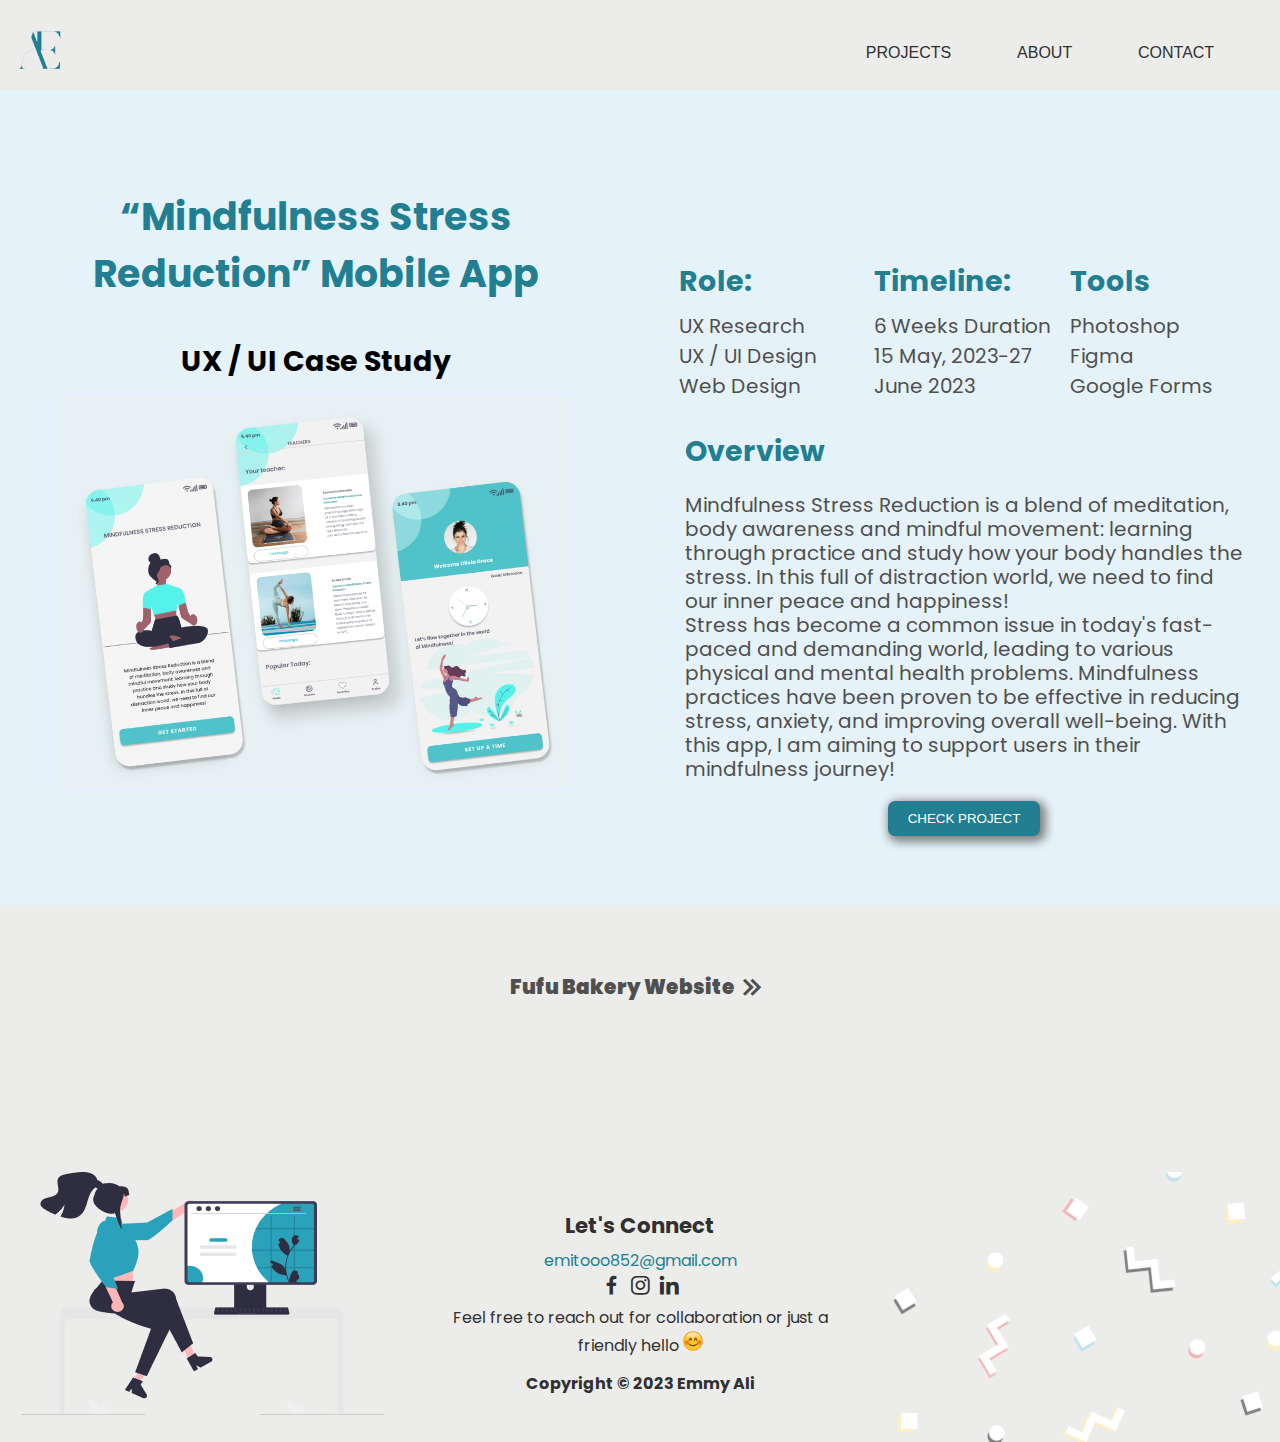
<file: projects-3.html>
<!DOCTYPE html>
<html lang="en">
<head>
    <meta charset="UTF-8">
    <meta http-equiv="X-UA-Compatible" content="IE=edge">
    <meta name="viewport" content="width=device-width, initial-scale=1.0">
    <link href='https://unpkg.com/boxicons@2.1.4/css/boxicons.min.css' rel='stylesheet'>
    <title>MINDFULNESS STRESS REDUCTION | MOBILE APP</title>
    <link rel="stylesheet" href="css/main.css">
</head>
<body>

    <nav class="topNav">
        <div class="container w-100 d-flex h-10 j-between pt-1">
            <div class="w-25">
                <a class="h-100-v" href="index.html"><img class="h-100-v" src="img/Emine_Ali_Logos-01.png" alt=""></a>
            </div>
            <div class="h-100-v w-75 txt-end d-flex j-end cn-align-center">
                <ul id="long-menu" class="w-50 h-30-v d-flex j-even">
                    <li><a class="h-100-v" href="projects.html">PROJECTS</a></li>
                    <li><a class="h-100-v" href="about.html">ABOUT</a></li>
                    <li><a class="h-100-v" href="#">CONTACT</a></li>
                </ul>
                <i id="menu-tg" class='toggle-item bx bx-palette bx-lg' style="cursor: pointer; color: var(--pro-blue);" ></i>
            </div>
        </div>
        <div id="menu-tg-block" class="toggle-menu grid w-100">
            <div class="menu-item d-flex cn-center p-4 col-12">
                <a class="h-100-v" href="projects.html">PROJECTS</a>
            </div>
            <div class="menu-item d-flex cn-center p-4  col-12">
                <a class="h-100-v" href="about.html">ABOUT</a>
            </div>
            <div class="menu-item d-flex cn-center p-4  col-12">
                <a class="h-100-v" href="projects.html">CONTACT</a>
            </div>
        </div>
    </nav>
    
    <main>
        <div class="pb-3">
            <section class="bg-purple">
                <div class="grid">
                   <div class="grid col-12">
                       <div class="col-12 col-6-lg p-5">
                           <div class="row-4 txt-center px-5">
                               <h3 class="c-blue">“Mindfulness Stress Reduction” Mobile App </h3>
                               <h4>UX / UI Case Study </h4>
                           </div>
                           <div class="row-2 p-5 d-flex cn-center">
                               <img class="w-100" src="img/Mockup 09 1.jpg">
                           </div>
                       </div>
                       <div class="col-12 col-6-lg p-4 pb-5 pt-20">
                           <div class="row-4 grid p-1">
                               <div class="col-4">
                                   <h4 class="c-blue">Role:</h4>
                                   <ul class="project-list">
                                       <li>UX Research</li>
                                       <li>UX / UI Design</li>
                                       <li>Web Design</li>
                                   </ul>
                               </div>
                               <div class="col-4">
                                   <h4 class="c-blue">Timeline:</h4>
                                   <ul class="project-list">
                                       <li>6 Weeks Duration</li>
                                       <li>15 May, 2023-27</li>
                                       <li>June 2023</li>
                                   </ul>
                               </div>
                               <div class="col-4">
                                   <h4 class="c-blue">Tools</h4>
                                   <ul class="project-list">
                                       <li>Photoshop</li>
                                       <li>Figma</li>
                                       <li>Google Forms</li>
                                   </ul>
                               </div>
                           </div>
                           <div class="row-2 p-2">
                                <h4 class="c-blue">Overview</h4>
                                <p>
                                    Mindfulness Stress Reduction is a blend of meditation, body awareness and mindful movement: learning through practice and study how your body handles the stress. In this full of distraction world, we need to find our inner peace and happiness! <br>
                                    Stress has become a common issue in today's fast-paced and demanding world, leading to various physical and mental health problems. Mindfulness practices have been proven to be effective in reducing stress, anxiety, and improving overall well-being.  With this app, I am aiming to support users in their mindfulness journey!
                                </p>
                           <div class="col-12 txt-center">
                               <input class="input-tg btn btn-blue" type="button" value="CHECK PROJECT">
                           </div>
                           </div>
                       </div>
                   </div>
                </div>
            </section>
            <section class="tg-section">
                <div class="container pt-2">
                    <div class="togglers w-100 d-flex j-between cn-align-center p-3 b-radius-top">
                        <h4>Empathize</h4>
                        <i class='bx bxs-up-arrow bx-md' style='color:#f5f3f3'></i>
                    </div>
                    <div class="tg-item p-5">
                        <div class="d-flex bg-pink-gr ">
                            ?
                        </div>
                        <div class="pt-2">
                            <div>
                                <h3 class="c-blue">EMPATHIZE </h3>
                                <h4 class="c-blue">The Problem: </h4>
                                <p>
                                    We live in a noisy and hectic world, full of distraction. To find our inner peace and balance, we need to learn to meditate and be present. It happens to everyone once in a while to be depressed or feel overwhelmed. Being able to manage the stress and cut distractions is vital for increasing productivity at workplace and with achieving our personal goals. 
                                </p>
                            </div>
                            <div>
                                <h4 class="c-blue">The Solution: </h4>
                                <p>With Mindfulness Stress Reduction App, I am aiming to support every user to improve their abilities of coping with stress, pain and problems in every day life, learn to breath deeply, meditate, deal with disturbing events and be fully present and alive in this moment. Research shows that mindfulness training can have significant therapeutic benefits for those experiencing stress, anxiety, high blood pressure, depression, heart disease, diabetes and other ailments. </p>
                            </div>
                            <div>
                                <h4 class="c-blue">Brainstroming Process:</h4>
                                <p>During the brainstorming phase, I compiled a wholesome business idea. I have conducted market and competitor research by comparing four of the biggest Mindfulness apps like InsightTimer, HeadSpace, Calm and Meditopia. I have also identified user and business goals, and completed interviews with 9 personas, to gain valuable insights.</p>
                            </div>
                            <div class="txt-center" >
                                <img src="img/Group 474.png">
                            </div>
                        </div>
                    </div>
                    <div class="togglers d-flex j-between cn-align-center p-3">
                        <h4>Define</h4>
                        <i class='bx bxs-up-arrow bx-md' style='color:#f5f3f3'></i>
                    </div>
                    <div class="tg-item">
                        <div class="pt-2">
                            <div class="grid p-5">
                                <div class="col-12 grid">
                                    <div class="col-12 col-6-md">
                                        <h3 class="c-blue">Research:</h3>
                                        <p>
                                            My next step was to define user and business goals. 
                                        </p>
                                        <h5 class="c-blue">User Goals:</h5>
                                        <ul style="padding-left: 40px;">
                                            <li>Main User Goals is to overcome stress through a user-friendly app. </li>
                                            <li>Practicing guided meditation.</li>
                                            <li>Improve the quality of sleep, by practicing mindfulness.</li>
                                            <li>Increasing resilience and the ability to cope with the life’s challenges effectively.</li>
                                            <li>Improved focus and concentration. Be present, in the moment.</li>
                                            <li>Stress Reduction and cultivating a sense of calm and relaxation. </li>
                                            <li>Reducing the symptoms of depression. </li>
                                            <li>Progress tracking and report to keep users motivated and consistent.</li>
                                        </ul>
                                        <h5 class="c-blue">Business Goals:</h5>
                                        <ul style="padding-left: 40px;">
                                            <li>Make the product unique as possible in order to stand out from competitors.</li>
                                            <li>Including external experts, yoga and Pilates teachers, coaches and psychologists.</li>
                                            <li>Provide data to provide effectiveness of the application.</li>
                                            <li>Leave a positive impact on users mental health and well-being.</li>
                                            <li>Establishing strong brand presence.</li>
                                            <li>Partnership and collaboration with other experts and influencers. </li>
                                        </ul>
                                    </div>
                                    <div class="col-12 col-6-md d-flex cn-center">
                                        <img class="w-100" src="img/undraw_workout_gcgu 1.png" alt="">
                                    </div>
                                </div>
                                <div class="col-12">
                                    <div>
                                        <h5 class="c-blue">Scenario:</h5>
                                        <p>
                                            Cindy is a full time student with New Media Design and Web Development with BCIT and often feels very depressed due to the workload and stressful schedule. She is struggling often from anxiety and sleeping disorder. <br>
                                            After trying different meditation apps, she was always giving up using them, because of lack of consistency and motivation. Finally she found Mindfulness Stress Reduction App and started connecting with other individuals with similar problems. She started connecting with them on a daily basis, before her classes, and saw tremendous change in her mood and day. For her most important was to connect with teachers and community with the same issue, so she felt that she is not alone in this. Having the sense of belonging is quite important in order to feel part of the community.</p>

                                        <h5 class="c-blue">Competitor Analysis:</h5>
                                        <p>
                                            As part of the Competitive Analysis., I conducted an analysis of four different “Mindfulness” apps – InsightTimer, HeadSpace, Calm, Meditopia. I focused my research on User Interface elements and functionalities, so I was able to identify the areas where they excel or fall short. This gave me an opportunity for differentiation and improvement.
                                            After my research, I found that InsightTimer had many functions and was feeling overwhelming for users. Calm by itself was not user-friendly, and users might feel lost while using it. Meditopia had overloaded structure.
                                            In light of these findings, I was driven to develop a more user-friendly, intuitive, and personalized meditation app. This app would cater to individual user preferences and moods, providing an effortless and enjoyable mindfulness experience.   
                                        </p>
                                        <div class="txt-center">
                                            <img src="img/Screenshot 2023-10-04 at 7.18 2.jpg" alt="">
                                        </div>
                                        
                                    </div>
                                    <div>
                                        <h5 class="c-blue">Interview Guide:</h5>
                                        <p>
                                            I have interviewed 9 people from different demographics, asking them the same questions. After the interviews, I analyzed the responses to identify common themes, pain points, and opportunities for improvement. This data helped me to inform the development and refinement of the app strategy. The goal was to clearly identify user goals and frustrations, and according to that I have created a user journey map.
                                        </p>
                                        <div class="grid">
                                            <div class="col-12 col-6-md">
                                                <img class="img-1 rounded-4" src="img/Interview Answers.jpg">
                                            </div>
                                            <div class="col-12 col-6-md">
                                                <img class="img-1 rounded-4" src="img/Interview Answers (1).jpg">
                                            </div>
                                        </div>
                                        <h5 class="c-blue">Persona:</h5>
                                        <p>
                                            To further understand the mindfulness app target audience, I have developed personas. This allowed me to design features, content, and experiences that cater specifically to their needs, preferences, and pain points.
                                        </p>
                                        <div class="grid txt-center">
                                            <div class="col-12 col-6-md">
                                                <div>
                                                <img class="img-8 rounded-4" src="img/UX Persona (1).jpg">
                                                </div>
                                                <div>
                                                    <h5 class="c-blue">User Story: </h5>
                                                    <img class="img-5" src="img/User_Story_Cindy.jpg" alt=""> 
                                                </div>                                            
                                            </div>
                                            <div class="col-12 col-6-md">
                                                <div>
                                                <img class="img-8 rounded-4" src="img/UX Persona.jpg">
                                                </div>                                            
                                                <div>
                                                    <h5 class="c-blue">Problem Statement: </h5>
                                                    <img class="img-5" src="img/User_Story_Cameron.jpg" alt="">
                                                </div>                                            
                                            </div>
                                            <div class="col-12 txt-center">
                                                <img class="" src="img/User_Journey_Cameron 2.jpg" alt="">
                                            </div>
                                        </div>                            
                                    </div>
                                </div>
                            </div>
                        </div>
                    </div>
                    <div class="togglers d-flex j-between cn-align-center p-3">
                        <h4>Ideate</h4>
                        <i class='bx bxs-up-arrow bx-md' style='color:#f5f3f3'></i>
                    </div>
                    <div class="tg-item">
                        <div class="pt-2 grid p-5">
                            <div class="col-12">
                                <h4 class="c-blue">Brainstorming </h4>
                                <p>
                                    Then I moved to User Flow, Brainstorming and Information Architecture.    
                                </p>
                                <div class="txt-center">
                                    <img class="img-5" src="img/Mindfulness Stress Reduction APp (1) 1.png" alt="">                               
                                </div>
                                <h4 class="c-blue">Card Sorting:</h4>
                                <p>
                                    Card Sorting helped me to organize and structure information, such as content or features, in a way that aligns with user’s mental model and expectations.  In the context of a Mindfulness Stress Reduction App, I used the card sorting to help me determine how to categorize and organize various features, meditation sessions, and content within the app.
                                </p>
                                <img class="img-5" src="img/Cart Sorting 1.jpg" alt="">
                                <h4 class="c-blue">Site Map :</h4>
                                <p>
                                    Site Map helped me to visualize the basic structure of mindfulness app, covering features like guided practices, meditation timers, mindfulness courses, progress tracking, and community engagement.
                                </p>
                                <img class="img-5" src="img/Mindfulness Stress Reduction App 1 1.jpg" alt="">
                                <h4 class="c-blue">Design System:</h4>
                                <p>
                                    I came up with a design system to add consistency, structure and communication. I chose Poppins and DM Sans Font typeface. Poppins is a clean typeface, memorable and unique. DM Sans is mostly used for digital and print applications. It is designed to be a web-safe and screen-first font, making it particularly suitable for web design. DM Sans is open source, which means it can be freely used, modified and distributed, making it a popular choice among the web designers and developers. 
                                </p>
                                <div class="txt-center">
                                    <img class="mtb-2" src="img/Screen Shot 2023-07-24 at 3.28 1.jpg" alt="">
                                </div>
                                <p>
                                    My choice for colors is a combination of bright green, bright blue and bright pink color. This combination is great for increasing user’s attention of details. Blue symbolizes strength and masculinity, pink symbolizes lust and desire. Bright green from the other hand symbolizes rebirth and tranquility, all colors necessary for being in the right space.  
                                </p>
                                <div class="txt-center">
                                    <img class="mtb-2" src="img/Group 478.jpg" alt="">
                                </div>
                            </div>
                        </div>
                    </div>
                    <div class="togglers d-flex j-between cn-align-center p-3 b-radius-bottom">
                        <h4>Prototype </h4>
                        <i class='bx bxs-up-arrow bx-md' style='color:#f5f3f3'></i>
                    </div>
                    <div class="tg-item">
                        <div class="pt-2 grid p-5">
                            <div class="col-12">
                                <h3 class="c-blue">Sketch:</h3>
                                <p>
                                    I sketched 16 mob app pages for MSRA.
                                </p>
                                <div class="container txt-center">
                                    <img class="w-50 mtb-2" src="img/Screenshot 2023-10-04 at 7.55 1.jpg" alt="">
                                    <img class="w-75" src="img/Screenshot 2023-10-04 at 7.55 2.jpg" alt="">
                                    
                                </div>
                                
                            </div>
                            <div class="col-12">
                                <h4 class="c-blue">Lo -Fi Wireframing: </h4>
                                <p>
                                    The next steps were to do a lo-fi sketch using new user-flow I created. Here quickly I incorporated my brainstorming ideas into rough sketches and outlined the different “Mindfulness Stress Reduction app” screens.
                                </p>
                            </div>
                            <div class="col-12 d-flex j-center cn-center">
                                <img class="img-6" src="img/Screenshot 2023-10-04 at 7.58 1.jpg" alt="">
                            </div>
                            <div class="col-12">
                                <h4 class="c-blue">Hi-Fi Wireframing: </h4>
                                <p>
                                    I integrated all the elements from the entire design process to craft an app that exudes warmth, functionality, and approachability. My primary tool for this project was Figma, which I utilized extensively for both creating and collaborating on the user interface design of the "Shut Up" app. In the final stages, I conducted user tests using prototypes through InVision and Figma to gather feedback. Thankfully, the seamless performance of the app meant that no further modifications were necessary.
                                </p>
                            </div>
                            <div class="col-12 d-flex j-center cn-center">
                                <img class="img-6" src="img/Screenshot 2023-10-04 at 8.00 1.jpg" alt="">
                            </div>
                            <div class="col-12">
                                <h4 class="c-blue">VALIDATE</h4>
                                <h5 class="c-blue">User Testing:</h5>
                                <p>
                                    In the concluding phase, I conducted a usability test for the app I developed to ensure that users are proficient in navigating the product and its UI elements. I diligently collected their feedback, which was overwhelmingly positive, reflecting their high satisfaction with the overall MSRA experience.
                                </p>
                            </div>
                            <div class="col-12">
                                <h4 class="c-blue">FINAL THOUGHTS:</h4>
                                <p>
                                    In my UX research for our stress reduction app, I've gained valuable insights into our users' needs. Through interviews, surveys, and testing, I've identified what causes stress and what users seek in a mindfulness app. I've also created user profiles to make the app more personalized. The key findings show that users value simplicity, diverse content, personalization, and a sense of community within the app. I'm dedicated to continually improving the app, safeguarding user data, and maintaining scientific credibility. Armed with these insights, I'm well-prepared to create an app that empowers users to reduce stress, enhance well-being, and cultivate mindfulness in their daily lives.
                                </p>
                            </div>
                        </div>
                    </div>
                </div>
            </section>
            <section>
                <div class="grid txt-center">  
                    <a href="/projects-4.html" class="col-12 m-5 d-flex cn-center txt-center decoration-none" style="font-size: 20px; font-weight: 900;">
                        Fufu Bakery Website
                        <i class='bx bx-chevrons-right bx-fade-right bx-md' ></i>
                    </a>
                </div>   
            </section>
        </div>
    </main>
    




    <footer id="pro-foot" style="max-height: 30vh!important; overflow-y:hidden;">
        <div class="grid">
            <div class="col-4 txt-center">
                <img src="img/Frame 1337.png" alt="">
            </div>
            <div style="line-height: 1.7rem;" class="col-12 col-4-md txt-center p-1">
                <h5 class="c-grey-l">Let's Connect</h5>
                <a class="c-blue" style="text-decoration: none;" href="mailto:emitooo852@gmail.com ">emitooo852@gmail.com</a>
                <div class="ft-logos">
                    <a class="decoration-none" href="https://www.facebook.com/emaslarova/">
                        <i class='ct-items bx bxl-facebook bx-sm c-grey-l'></i> 
                    </a> 
                    <a class="decoration-none" href="https://www.instagram.com/missevrem/">
                        <i class='ct-items bx bxl-instagram bx-sm c-grey-l'></i>
                    </a>
                    <a class="decoration-none" href="https://www.linkedin.com/in/emine-ali/">
                        <i class='ct-items bx bxl-linkedin bx-sm c-grey-l'></i>
                    </a>
                </div>
                <small class="c-grey-l">Feel free to reach out for collaboration or just a friendly hello <img src="img/smile.png" width="20px" alt=""></small>
                <h6 class="c-grey-l">Copyright &copy; 2023 Emmy Ali </h6>
            </div>
            <div class="col-4">
                <img class="ps-rel" src="img/sprinckles 2.png" alt="">
            </div>
        </div>
    </footer>

    <script src="https://code.jquery.com/jquery-3.7.1.min.js" integrity="sha256-/JqT3SQfawRcv/BIHPThkBvs0OEvtFFmqPF/lYI/Cxo=" crossorigin="anonymous"></script>
    <script src="js/animation.js"></script>
    <script>

        $(document).ready(
            $(".input-tg").eq(0).on( "click", function() {
                $(".tg-section").eq(0).slideToggle("slow");}),
        );

        $(document).ready(
            $(".togglers").eq(0).on( "click", function() {  
                $(".tg-item").eq(0).slideToggle("slow");
                $(".togglers i").eq(0).toggleClass("bxs-down-arrow bxs-up-arrow");
            }),
            $(".togglers").eq(1).on( "click", function() {  
                $(".tg-item").eq(1).slideToggle("slow");
                $(".togglers i").eq(1).toggleClass("bxs-down-arrow bxs-up-arrow");
            }),
            $(".togglers").eq(2).on( "click", function() {  
                $(".tg-item").eq(2).slideToggle("slow");
                $(".togglers i").eq(2).toggleClass("bxs-down-arrow bxs-up-arrow");
            }),
            $(".togglers").eq(3).on( "click", function() {  
                $(".tg-item").eq(3).slideToggle("slow");
                $(".togglers i").eq(3).toggleClass("bxs-down-arrow bxs-up-arrow");
            }),

        );
    </script>
</body>
</html>
</file>
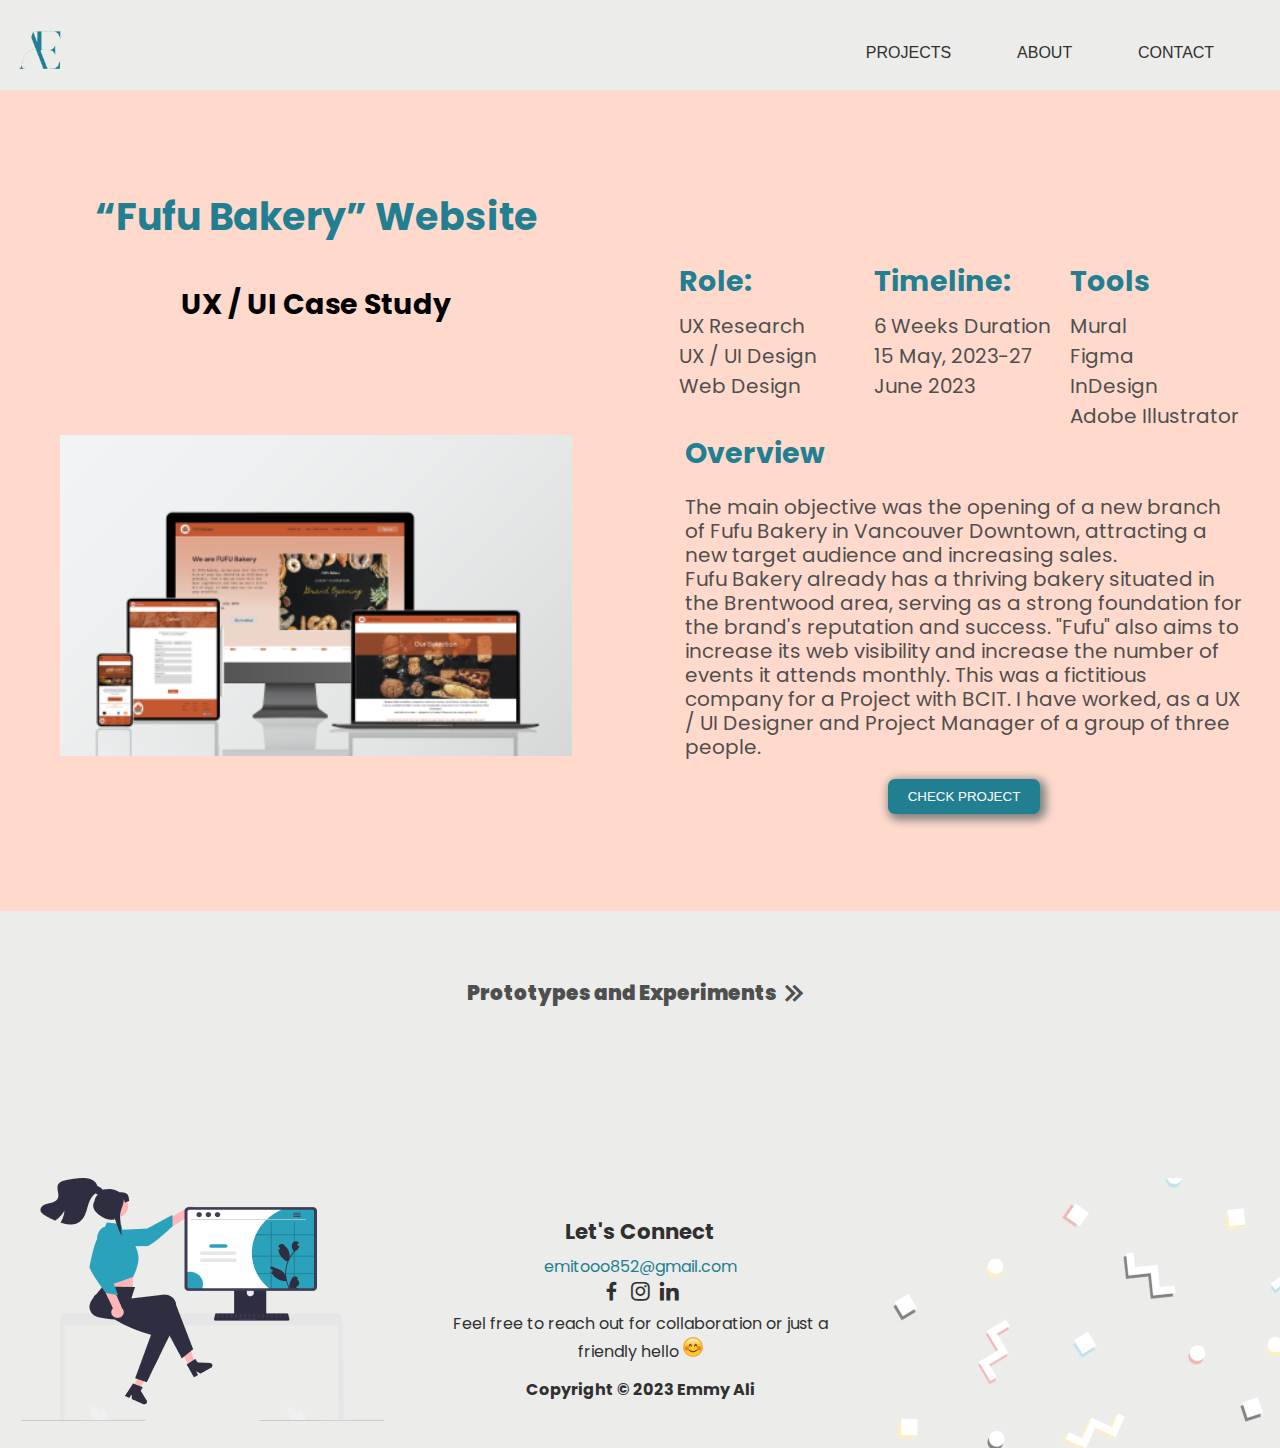
<file: projects-4.html>
<!DOCTYPE html>
<html lang="en">
<head>
    <meta charset="UTF-8">
    <meta http-equiv="X-UA-Compatible" content="IE=edge">
    <meta name="viewport" content="width=device-width, initial-scale=1.0">
    <link href='https://unpkg.com/boxicons@2.1.4/css/boxicons.min.css' rel='stylesheet'>
    <title>Fufu Bakery | Emmy Ali</title>
    <link rel="stylesheet" href="css/main.css">
</head>
<body>

    <nav class="topNav">
        <div class="container w-100 d-flex h-10 j-between pt-1">
            <div class="w-25">
                <a class="h-100-v" href="index.html"><img class="h-100-v" src="img/Emine_Ali_Logos-01.png" alt=""></a>
            </div>
            <div class="h-100-v w-75 txt-end d-flex j-end cn-align-center">
                <ul id="long-menu" class="w-50 h-30-v d-flex j-even">
                    <li><a class="h-100-v" href="projects.html">PROJECTS</a></li>
                    <li><a class="h-100-v" href="about.html">ABOUT</a></li>
                    <li><a class="h-100-v" href="#">CONTACT</a></li>
                </ul>
                <i id="menu-tg" class='toggle-item bx bx-palette bx-lg' style="cursor: pointer; color: var(--pro-blue);" ></i>
            </div>
        </div>
        <div id="menu-tg-block" class="toggle-menu grid w-100">
            <div class="menu-item d-flex cn-center p-4 col-12">
                <a class="h-100-v" href="projects.html">PROJECTS</a>
            </div>
            <div class="menu-item d-flex cn-center p-4  col-12">
                <a class="h-100-v" href="about.html">ABOUT</a>
            </div>
            <div class="menu-item d-flex cn-center p-4  col-12">
                <a class="h-100-v" href="projects.html">CONTACT</a>
            </div>
        </div>
    </nav>
    
    <main>
        <div class="pb-3">
            <section class="bg-pink">
                <div class="grid">
                   <div class="grid col-12">
                       <div class="col-12 col-6-lg p-5">
                           <div class="row-4 txt-center px-5">
                               <h3 class="c-blue">“Fufu Bakery” Website</h3>
                               <h4>UX / UI Case Study </h4>
                           </div>
                           <div class="row-2 p-5 d-flex cn-center">
                               <img class="w-100" src="img/trial 3.png">
                           </div>
                       </div>
                       <div class="col-12 col-6-lg p-4 pb-5 pt-20">
                           <div class="row-4 grid p-1">
                               <div class="col-4">
                                   <h4 class="c-blue">Role:</h4>
                                   <ul class="project-list">
                                       <li>UX Research</li>
                                       <li>UX / UI Design</li>
                                       <li>Web Design</li>
                                   </ul>
                               </div>
                               <div class="col-4">
                                   <h4 class="c-blue">Timeline:</h4>
                                   <ul class="project-list">
                                       <li>6 Weeks Duration</li>
                                       <li>15 May, 2023-27</li>
                                       <li>June 2023</li>
                                   </ul>
                               </div>
                               <div class="col-4">
                                   <h4 class="c-blue">Tools</h4>
                                   <ul class="project-list">
                                       <li>Mural</li>
                                       <li>Figma</li>
                                       <li>InDesign</li>
                                       <li>Adobe Illustrator</li>
                                   </ul>
                               </div>
                           </div>
                           <div class="row-2 p-2">
                               <h4 class="c-blue">Overview</h4>
                               <p>
                                    The main objective was the opening of a new branch of Fufu Bakery in Vancouver Downtown, attracting a new target audience and increasing sales. <br>
                                    Fufu Bakery already has a thriving bakery situated in the Brentwood area, serving as a strong foundation for the brand's reputation and success. "Fufu" also aims to increase its web visibility and increase the number of events it attends monthly. This was a fictitious company for a Project with BCIT. I have worked, as a UX / UI Designer and Project Manager of a group of three people. 
                                </p>
                           <div class="col-12 txt-center">
                               <input class="input-tg btn btn-blue" type="button" value="CHECK PROJECT">
                           </div>
                           </div>
                       </div>
                   </div>
                </div>
            </section>
            <section class="tg-section">
                <div class="container pt-2">
                    <div class="togglers w-100 d-flex j-between cn-align-center p-3 b-radius-top">
                        <h4>Empathize</h4>
                        <i class='bx bxs-up-arrow bx-md' style='color:#f5f3f3'></i>
                    </div>
                    <div class="tg-item p-5">
                        <div class="d-flex bg-pink-gr ">
                            ?
                        </div>
                        <div>
                            <p>
                                I tackled this project for Fufu Bakery's website using the 5-stage design thinking process. Not only did this allow me to empathize with and understand my user's goals and frustrations, but I was also able to iterate on the designs efficiently.
                            </p>
                        </div>
                        <div class="pt-2">
                            <div>
                                <h3 class="c-blue">EMPATHIZE </h3>
                                <h4 class="c-blue">The Problem: </h4>
                                <p>
                                    Fufu Bakery, an established brand renowned for its success in the Brentwood area, is embarking on a strategic expansion into Vancouver Downtown. The primary objective is to not only open a new branch but also to attract a distinct and diverse target audience while significantly increasing sales.
                                    <br><br>
                                    In parallel, Fufu Bakery acknowledges the imperative need to elevate its digital footprint. This entails enhancing web visibility and accessibility to create a compelling online presence that mirrors the excellence and warmth associated with the physical bakery. Moreover, the company is intent on broadening its monthly event portfolio to forge deeper connections with the community.
                                </p>
                            </div>
                            <div>
                                <h4 class="c-blue">The Solution: </h4>
                                <p>
                                    I conducted comprehensive market research to understand the demographics, preferences, and behaviors of the Vancouver Downtown audience. Also I developed detailed user personas that summarized the characteristics and needs of the target audience. I implemented a feedback system that encourages customers to provide input on their experiences, both in-store and online. These strategic actions collectively contributed to a successful solution, enhancing the expansion of Fufu Bakery and significantly elevating its web visibility
                                </p>
                            </div>
                            <div>
                                <h4 class="c-blue">Brainstroming Process:</h4>
                                <p>
                                    During the brainstorming process for Fufu Bakery, I engaged in a creative exploration of ideas and strategies to guide the bakery's expansion into Vancouver Downtown.
                                </p>
                            </div>
                            <div class="txt-center" >
                                <img class="w-100" src="img/Brainstorming FUFU Bakery (1) 1.jpg">
                            </div>
                        </div>
                    </div>
                    <div class="togglers d-flex j-between cn-align-center p-3">
                        <h4>Define</h4>
                        <i class='bx bxs-up-arrow bx-md' style='color:#f5f3f3'></i>
                    </div>
                    <div class="tg-item">
                        <div class="pt-2">
                            <div class="grid p-5">
                                <div class="col-12 grid">
                                    <div class="col-12">
                                        <h3 class="c-blue">GOALS:</h3>
                                        <p>
                                            My next step was to define user and business goals.   
                                        </p>
                                        <h5 class="c-blue">User Goals:</h5>
                                        <ul style="padding-left: 40px;">
                                            <li>Gather customer’s feedback, on the check out of the products.</li>
                                            <li>Locate and read product information's easily<li>                                        
                                        </ul>
                                        <h5 class="c-blue">Business Goals:</h5>
                                        <ul style="padding-left: 40px;">
                                            <li>Increase Brand Awareness and Meet Customer Needs.</li>
                                            <li>To actively engage with the local community through events, partnerships, and initiatives that align with Fufu Bakery's values. </li>
                                        </ul>
                                        <h5 class="c-blue">Scenario:</h5>
                                        <p>
                                            Cameron is Canadian, originally from Saskatchewan, moved to Vancouver 4 years ago. She has a very busy schedule with investment banking and high-profile of investors. Very often, she needs to run for early meetings and is great for her to stop by Fufu and grab her favorite coffee and pastry. Fufu is in a great location in Lower Mainland, exactly next to her office in Burrard. She is a loyal customer of Fufu Bakery, and extremely happy with their expansion. 
                                        </p>
                                    </div>
                                </div>
                                <div class="col-12">
                                    <div>
                                        <h5 class="c-blue">Competitor Analysis:</h5>
                                        <p>
                                            As a part of our Competitive Analysis, I undertook an in-depth examination of three prominent bakeries located in the Lower Mainland Vancouver area. This analysis involved a comprehensive assessment of their presence in the Apple App Store, an evaluation of their strengths and weaknesses, and a careful study of their market research strategies. This thorough examination provided valuable insights that have been instrumental in shaping the development of Fufu Bakery. It allowed me to pinpoint key areas of focus and improvement based on the competitors' practices and performance.   
                                        </p>
                                        <div class="txt-center">
                                            <img class="w-100" src="img/Comparison Mindfulness Apps (2) 1.jpg" alt="">
                                        </div>
                                        
                                    </div>
                                    <div>
                                        <h5 class="c-blue">Interview Guide:</h5>
                                        <p>
                                            Following this initial competitive analysis phase, I proceeded to create an interview guide, through which I conducted interviews with five individuals who fell within my target demographic. These interviews formed the basis for the development of User Personas, allowing me to gain a deeper understanding of the  potential customers. <br>
                                            The target audience for Fufu Bakery encompasses a diverse range of individuals, including families, coffee enthusiasts, local residents, office professionals, small and large corporate entities, students, and anyone with an appreciation for freshly baked pastries and coffee. By delving into their responses and analyzing their behaviors, I've been able to refine the strategies and offerings to better cater to the preferences and needs of this broad and dynamic audience.
                                        </p>
                                        <div class="grid">
                                            <div class="col-12 col-6-md">
                                                <img class="img-1 rounded-4 w-100" src="img/Group 501 1.jpg">
                                            </div>
                                            <div class="col-12 col-6-md">
                                                <img class="img-1 rounded-4 w-100" src="img/Frame 476 1.png">
                                            </div>
                                        </div>
                                        <div>
                                            <h5 class="c-blue">Empathy Map: </h5>
                                            <p>
                                                I created an empathy map that enabled me to visualize the thoughts, feelings, and perspectives of Fufu Bakery's customers. My focus was on understanding what Cameron, our typical customer, says, thinks, feels, needs, and experiences in terms of both gains and pains. This exercise was instrumental in gaining insights into our customers' experiences, allowing me to identify areas for improvement in Fufu’s products, services, and communication strategies, with the ultimate goal of better meeting our customers' needs and addressing their emotions.
                                            </p>
                                            <img class="w-100" src="img/Empathy Map_2023-10-09_19-55-04 1.jpg">
                                        </div>                            
                                    </div>
                                </div>
                            </div>
                        </div>
                    </div>
                    <div class="togglers d-flex j-between cn-align-center p-3">
                        <h4>IDEATE</h4>
                        <i class='bx bxs-up-arrow bx-md' style='color:#f5f3f3'></i>
                    </div>
                    <div class="tg-item">
                        <div class="pt-2 grid p-5">
                            <div class="col-12">
                                <h4 class="c-blue">Brainstorming </h4>
                                <p>
                                    Then I moved to Cart sorting, User Flow Map & Information Architecture.     
                                </p>
                                <div class="txt-center">
                                    <img class="img-5" src="img/Mindfulness Stress Reduction APp (1) 1.png" alt="">                               
                                </div>
                                <h4 class="c-blue">Card Sorting:</h4>
                                <p>
                                    Card sorting helped me to create a more intuitive and user-friendly information architecture for “Fufu” Bakery Website. By understanding how users naturally group and categorize items, I designed navigation menus and content organization that align with users mental models.
                                </p>
                                <img class="img-5" src="img/Group 476.jpg" alt="">
                                <h4 class="c-blue">Site Map :</h4>
                                <p>
                                    Creating a site map for Fufu Bakery's website was crucial for outlining the structure and navigation of the platform. 
                                </p>
                                <img class="img-5" src="img/Site Map_ FUFU Bakery (1) 1 (1) 1.jpg" alt="">
                                <h4 class="c-blue">User Flow Map</h4>
                                <p>
                                    Creating a user flow map for Fufu Bakery's website helped me to visualize the steps users take as they interact with the platform.  
                                </p>
                                <div class="txt-center">
                                    <img class="mtb-2 w-100" src="img/User_Flow_Map 2.jpg" alt="">
                                </div>
                                <h4 class="c-blue">Design System:</h4>
                                <p>
                                    Afterward, I transitioned to creating the Design System. In this process, I curated a Mood Board and designed promotional materials for Fufu Bakery's Grand Opening in Lower Mainland Vancouver, which included advertisements for Instagram and Facebook.
                                    <br><br>
                                    My choice of the color orange was deliberate, as it closely aligns with the delightful hues often found in pastries. Orange is a color that invokes feelings of warmth, energy, and creativity, making it a perfect fit for the project. The resulting color palette harmoniously blends warm and neutral tones, creating an inviting and visually appealing experience for the Fufu Bakery website.
                                    Incorporating burnt orange allowed me to infuse vitality into specific design elements, serving as attention-grabbers. Meanwhile, the use of a pristine white background was pivotal to ensuring readability and maintaining a clean and polished appearance. The inclusion of brown and light beige tones further added a comforting and earthy dimension, fostering a warm and welcoming ambiance for the bakery's online presence.  
                                </p>
                                <div class="txt-center">
                                    <img class="w-100 mtb-2" src="img/Group 477.jpg" alt="">
                                </div>
                                <h4 class="c-blue">Facebook Promotional Adverts: </h4>
                                <div class="w-100 grid">
                                    <div class="txt-center col-12 col-6-md">
                                        <img class="mtb-2 w-100" src="img/Facebook Page - 1.jpg" alt="">
                                        <img class="mtb-2 w-100" src="img/Component 2 5.jpg" alt="">
                                    </div>
                                    <div class="txt-center col-12 col-6-md">
                                        <img class="mtb-2" src="img/Group 39.jpg" alt="">
                                        <img class="mtb-2" src="img/Frame 21.jpg" alt="">
                                    </div>
                                </div>
                                <h4 class="c-blue">Instagram  Promotional Adverts:</h4>
                                <div class="w-100 grid">
                                    <div class="txt-center col-12 col-3-md">
                                        <img class="mtb-2" src="img/Frame 9.jpg" alt="">
                                    </div>
                                    <div class="txt-center col-12 col-3-md">
                                        <img class="mtb-2" src="img/Frame 7.jpg" alt="">
                                    </div>
                                    <div class="txt-center col-12 col-3-md">
                                        <img class="mtb-2" src="img/Frame 8.jpg" alt="">
                                    </div>
                                    <div class="txt-center col-12 col-3-md">                                        
                                        <img class="mtb-2" src="img/Frame 10.jpg" alt="">
                                    </div>
                                </div>
                                
                            </div>
                        </div>
                    </div>
                    <div class="togglers d-flex j-between cn-align-center p-3 b-radius-bottom">
                        <h4>Prototype </h4>
                        <i class='bx bxs-up-arrow bx-md' style='color:#f5f3f3'></i>
                    </div>
                    <div class="tg-item">
                        <div class="pt-2 grid p-5">
                            <div class="col-12">
                                <h4 class="c-blue">Lo-Fi Wireframing: </h4>
                                <p>
                                    Subsequently, I proceeded to create low-fidelity (lo-fi) wireframes. These wireframes served as a preliminary visual representation, offering a basic outline of the webpage's layout and the positioning of its content.
                                </p>
                                <div class="w-100 grid">
                                    <div class="txt-center col-12 col-6-md p-2">
                                        <img class="w-100 mtb-2" src="img/Group 19 1.jpg" alt="">
                                    </div>
                                    <div class="txt-center col-12 col-6-md p-2">
                                        <img class="w-100 mtb-2" src="img/ORDER ONLINE (1) 1.jpg" alt="">
                                    </div>
                                    <div class="txt-center col-12 col-6-md p-2">
                                        <img class="w-100 mtb-2" src="img/OUR SELECTION (2) 1.jpg" alt="">
                                    </div>
                                    <div class="txt-center col-12 col-6-md p-2">                                        
                                        <img class="w-100 mtb-2" src="img/Filter Products (1) 1.jpg" alt="">
                                    </div>
                                    <div class="txt-center col-12 col-6-md p-2">
                                        <img class="w-100 mtb-2" src="img/EVENTS 1.jpg" alt="">
                                    </div>
                                    <div class="txt-center col-12 col-6-md p-2">                                        
                                        <img class="w-100 mtb-2" src="img/CONTACT US (1) 1.jpg" alt="">
                                    </div>
                                </div>
                            </div>
                            <div class="col-12">
                                <h4 class="c-blue">Hi-Fi Wireframing: </h4>
                                <p>
                                    In the final phase of this project, I advanced to the creation of Hi-Fidelity wireframes and Prototypes for Fufu Bakery. My primary emphasis was on delivering a seamless and user-friendly navigation experience, ensuring that visitors could effortlessly explore the extensive array of delectable goods and pastries. Additionally, I prominently featured the exciting Grand Opening event of “Fufu” bakery in the Lower Mainland.
                                    <br><br>
                                    I conducted thorough testing by engaging with five users to assess the website's functionality and user experience. Remarkably, no modifications were deemed necessary based on their feedback, affirming the effectiveness of my design and navigation enhancements. This outcome underscored my commitment to delivering a top-notch digital platform that aligned with the unique needs and preferences of my target audience.
                                </p>
                                <div class="w-100 grid">
                                    <div class="txt-center col-12 col-4-md p-2">
                                        <img class="w-100 mtb-2" src="img/HOME PAGE.jpg" alt="">
                                    </div>
                                    <div class="txt-center col-12 col-4-md p-2">
                                        <img class="w-100 mtb-2" src="img/OUR SELECTION.jpg" alt="">
                                    </div>
                                    <div class="txt-center col-12 col-4-md p-2">
                                        <img class="w-100 mtb-2" src="img/ORDER ONLINE.jpg" alt="">
                                    </div>
                                    <div class="txt-center col-12 col-4-md p-2">                                        
                                        <img class="w-100 mtb-2" src="img/Frame 121 1.jpg" alt="">
                                    </div>
                                    <div class="txt-center col-12 col-4-md p-2">
                                        <img class="w-100 mtb-2" src="img/EVENTS.jpg" alt="">
                                    </div>
                                    <div class="txt-center col-12 col-4-md p-2">                                        
                                        <img class="w-100 mtb-2" src="img/ORDER ONLINE - 2.jpg" alt="">
                                    </div>
                                </div>
                            </div>                            
                            <div class="col-12">
                                <h4 class="c-blue">VALIDATE</h4>
                                <p>
                                    During my UX research, my primary focus was on creating a user-friendly and aesthetically pleasing website with the main goal of enhancing its online visibility and increasing the frequency of monthly event attendance. To achieve this, I employed user testing methods, utilizing tools such as InVision and Figma to collect valuable feedback. Subsequently, I incorporated user feedback by implementing changes in font styles and background colors in the subsequent iteration of the design. These refinements were made with the aim of improving the overall user experience and driving the desired outcomes for the website.  
                                </p>
                            </div>
                            <div class="col-12">
                                <h4 class="c-blue">FINAL THOUGHTS:</h4>
                                <p>
                                    The feedback received from users was positive, with many noting the improved readability and aesthetics. If this project was to move forward, further user testing and iterations would be implemented before launch.
                                    <br><br>
                                    To measure the success of these recommendations, metrics such as conversion rates, shopping cart abandonment rate, average order value, and gross profit margin would be closely monitored.
                                </p>
                            </div>
                        </div>
                    </div>
                </div>
            </section>
            <section>
                <div class="grid txt-center">  
                    <a href="/projects-6.html" class="col-12 m-5 d-flex cn-center txt-center decoration-none" style="font-size: 20px; font-weight: 900;">
                        Prototypes and Experiments
                        <i class='bx bx-chevrons-right bx-fade-right bx-md' ></i>
                    </a>
                </div>
            </section>
        </div>
    </main>
    
    <footer id="pro-foot" style="max-height: 30vh!important; overflow-y:hidden;">
        <div class="grid">
            <div class="col-4 txt-center">
                <img src="img/Frame 1337.png" alt="">
            </div>
            <div style="line-height: 1.7rem;" class="col-12 col-4-md txt-center p-1">
                <h5 class="c-grey-l">Let's Connect</h5>
                <a class="c-blue" style="text-decoration: none;" href="mailto:emitooo852@gmail.com ">emitooo852@gmail.com</a>
                <div class="ft-logos">
                    <a class="decoration-none" href="https://www.facebook.com/emaslarova/">
                        <i class='ct-items bx bxl-facebook bx-sm c-grey-l'></i> 
                    </a> 
                    <a class="decoration-none" href="https://www.instagram.com/missevrem/">
                        <i class='ct-items bx bxl-instagram bx-sm c-grey-l'></i>
                    </a>
                    <a class="decoration-none" href="https://www.linkedin.com/in/emine-ali/">
                        <i class='ct-items bx bxl-linkedin bx-sm c-grey-l'></i>
                    </a>
                </div>
                <small class="c-grey-l">Feel free to reach out for collaboration or just a friendly hello <img src="img/smile.png" width="20px" alt=""></small>
                <h6 class="c-grey-l">Copyright &copy; 2023 Emmy Ali </h6>
            </div>
            <div class="col-4">
                <img class="ps-rel" src="img/sprinckles 2.png" alt="">
            </div>
        </div>
    </footer>

    <script src="https://code.jquery.com/jquery-3.7.1.min.js" integrity="sha256-/JqT3SQfawRcv/BIHPThkBvs0OEvtFFmqPF/lYI/Cxo=" crossorigin="anonymous"></script>
    <script src="js/animation.js"></script>
    <script>

        $(document).ready(
            $(".input-tg").eq(0).on( "click", function() {
                $(".tg-section").eq(0).slideToggle("slow");}),
        );

        $(document).ready(
            $(".togglers").eq(0).on( "click", function() {  
                $(".tg-item").eq(0).slideToggle("slow");
                $(".togglers i").eq(0).toggleClass("bxs-down-arrow bxs-up-arrow");
            }),
            $(".togglers").eq(1).on( "click", function() {  
                $(".tg-item").eq(1).slideToggle("slow");
                $(".togglers i").eq(1).toggleClass("bxs-down-arrow bxs-up-arrow");
            }),
            $(".togglers").eq(2).on( "click", function() {  
                $(".tg-item").eq(2).slideToggle("slow");
                $(".togglers i").eq(2).toggleClass("bxs-down-arrow bxs-up-arrow");
            }),
            $(".togglers").eq(3).on( "click", function() {  
                $(".tg-item").eq(3).slideToggle("slow");
                $(".togglers i").eq(3).toggleClass("bxs-down-arrow bxs-up-arrow");
            }),

        );
    </script>
</body>
</html>
</file>
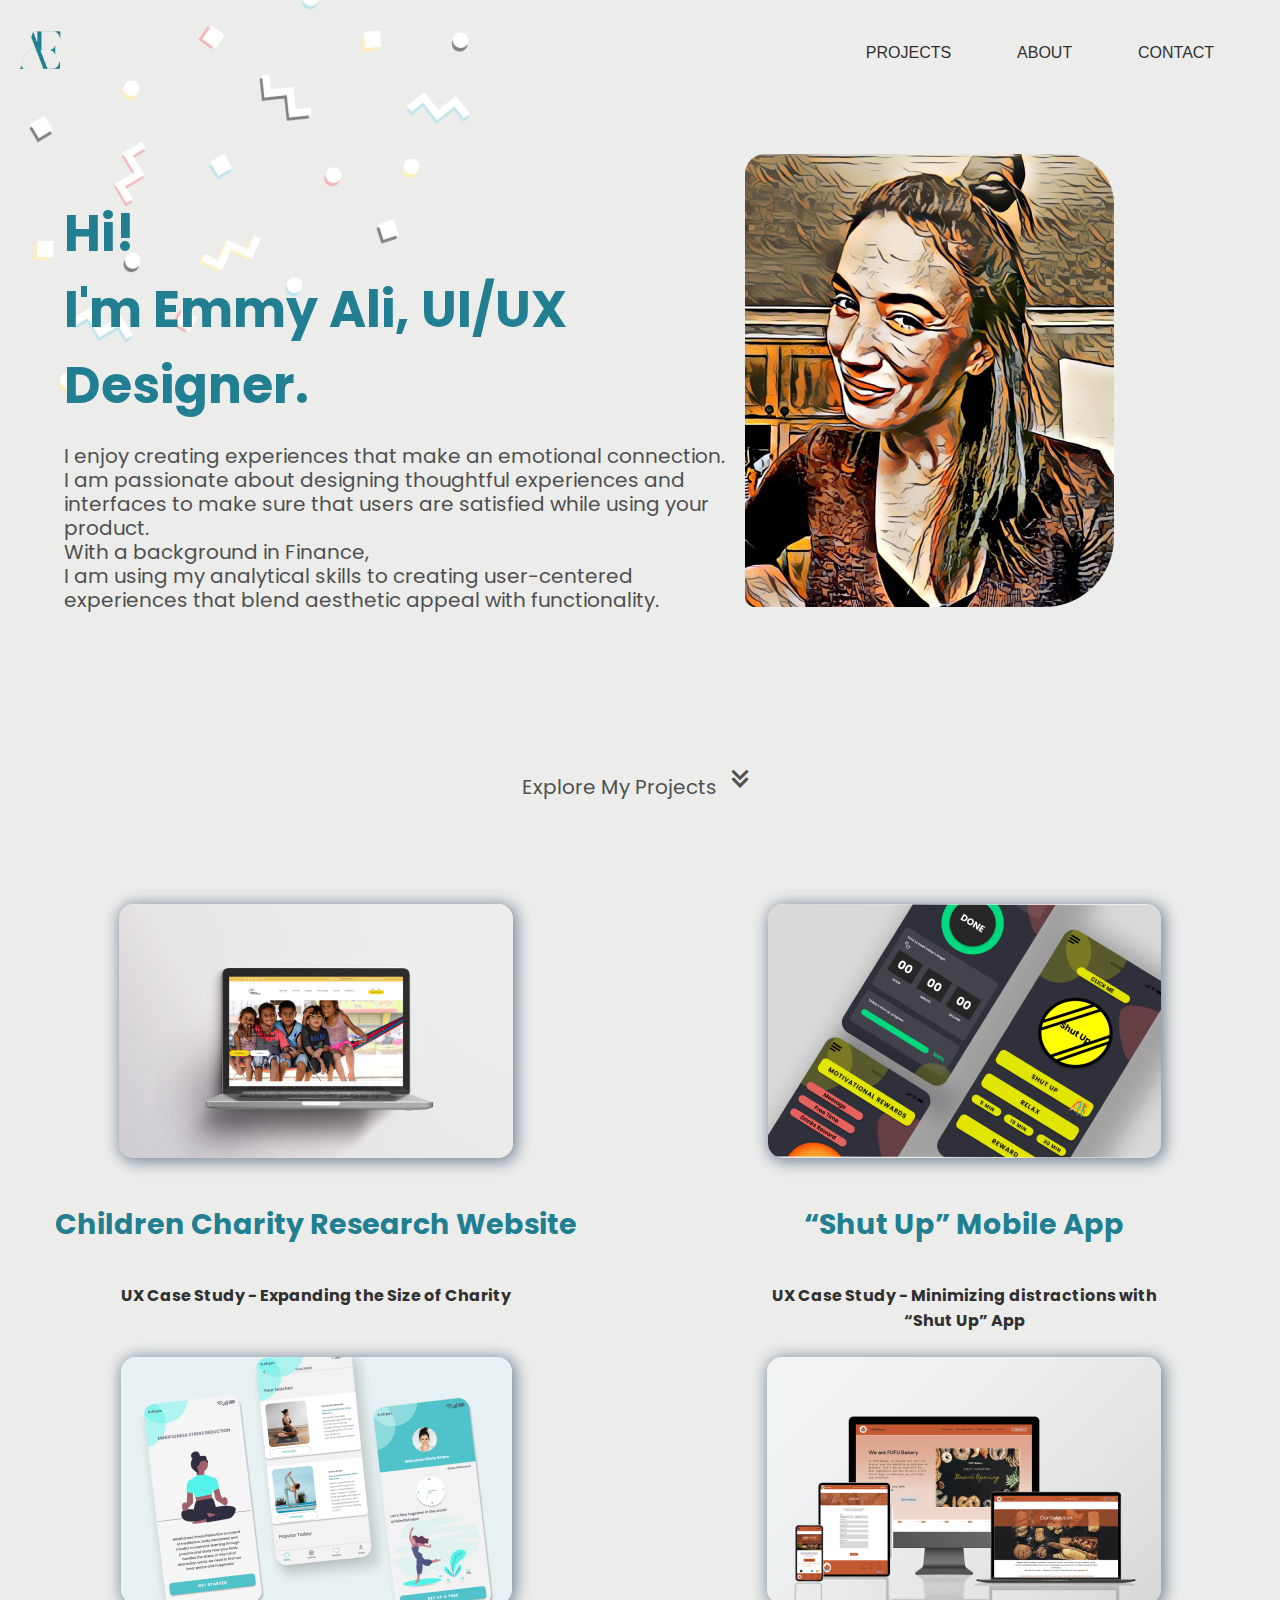
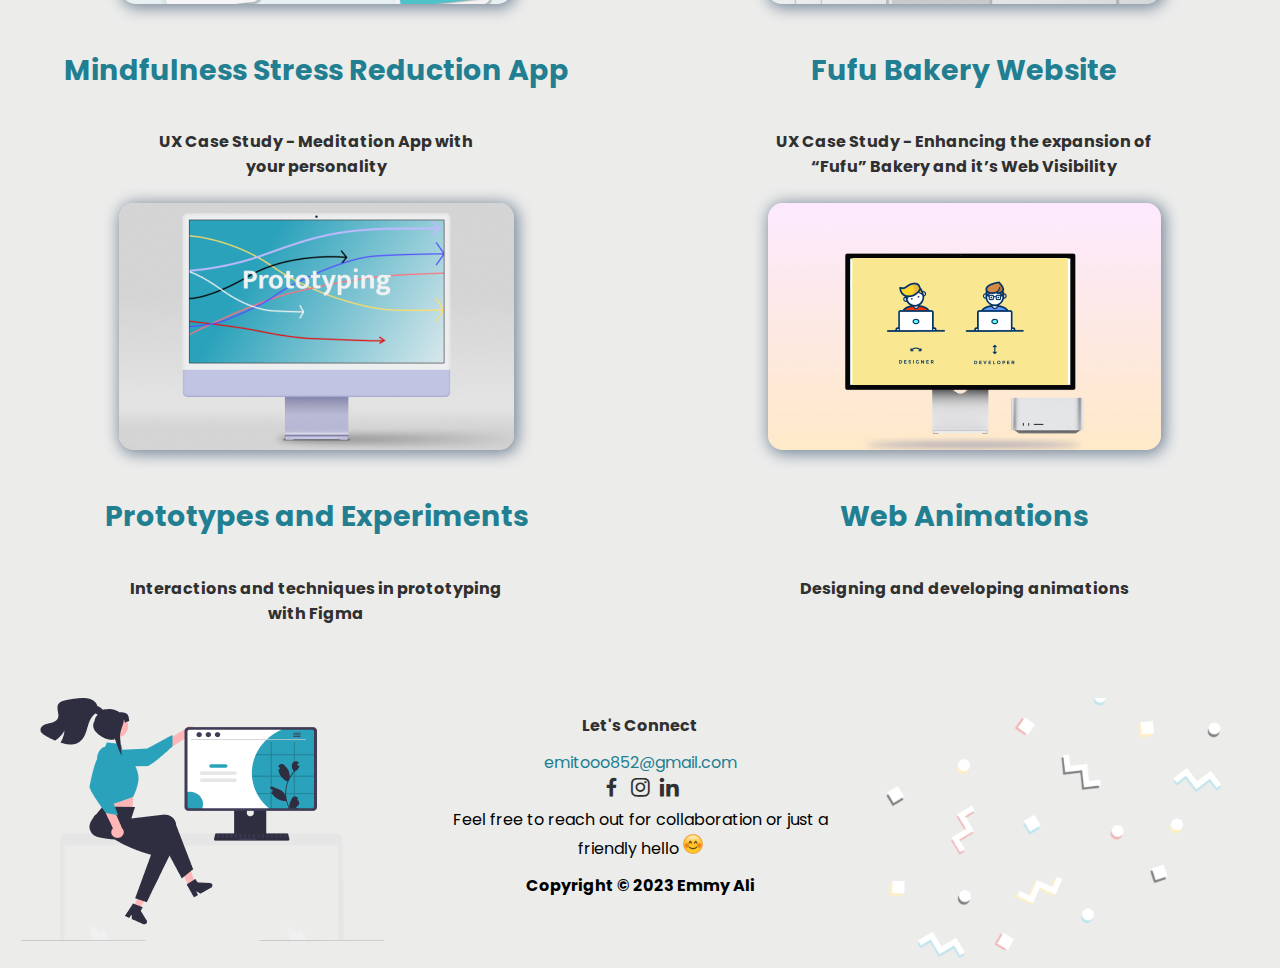
<file: projects.html>
<!DOCTYPE html>
<html lang="en">
<head>
    <meta charset="UTF-8">
    <meta name="viewport" content="width=device-width, initial-scale=1.0">
    <link href='https://unpkg.com/boxicons@2.1.4/css/boxicons.min.css' rel='stylesheet'>
    <link rel="stylesheet" href="css/main.css">
    <title>Document</title>
</head>
<body>
   
    <nav class="topNav">
        <div class="container w-100 d-flex h-10 j-between pt-1">
            <div class="w-25">
                <a class="h-100-v" href="index.html"><img class="h-100-v" src="img/Emine_Ali_Logos-01.png" alt=""></a>
            </div>
            <div class="h-100-v w-75 txt-end d-flex j-end cn-align-center">
                <ul id="long-menu" class="w-50 h-30-v d-flex j-even">
                    <li><a class="h-100-v" href="projects.html">PROJECTS</a></li>
                    <li><a class="h-100-v" href="about.html">ABOUT</a></li>
                    <li><a class="h-100-v" href="#">CONTACT</a></li>
                </ul>
                <i id="menu-tg" class='toggle-item bx bx-palette bx-lg' style="cursor: pointer; color: var(--pro-blue);" ></i>
            </div>
        </div>
        <div id="menu-tg-block" class="toggle-menu grid w-100">
            <div class="menu-item d-flex cn-center p-4 col-12">
                <a class="h-100-v" href="projects.html">PROJECTS</a>
            </div>
            <div class="menu-item d-flex cn-center p-4  col-12">
                <a class="h-100-v" href="about.html">ABOUT</a>
            </div>
            <div class="menu-item d-flex cn-center p-4  col-12">
                <a class="h-100-v" href="projects.html">CONTACT</a>
            </div>
        </div>
    </nav>
    <main class="container">
        <div>
            <img class="ps-abs ps-6 index-1 d-none-md" src="img/sprinckles 2.png" alt="">
        </div>
        <div class="grid p-5">
            <div class="col-12 col-7-md h-100-v ">
                <h2 class="c-blue">Hi! <br> I'm Emmy Ali, UI/UX Designer.</h2>
                <div>
                    <div>
                        <p>
                            I enjoy creating experiences that make an emotional connection. <br>
                            I am passionate about designing thoughtful experiences and interfaces to make sure that users are satisfied while using your product. <br> With a background in Finance, <br> I am using my analytical skills to creating user-centered experiences that blend aesthetic appeal with functionality.
                        </p>
                    </div>
                </div>
            </div>
            <div class="col-12 col-3-md sm-none">
                <img src="img/emmy digital 1.png" alt="">
            </div>
        </div>
        <div class="grid">  
            <a class="col-12 w-100 p-5 txt-center decoration-none" style="font-size: 20px;">
                Explore My Projects
                <i class='bx bx-chevrons-down bx-fade-down bx-md' ></i>
            </a>
        </div>
        <div class="grid mt-3">
            <div class="col-12 col-6-md txt-center">
                <a href="projects-1.html">   
                <img class="project-items" src="img/children 1.png" alt=""></a>
                <h4 class="c-blue">Children Charity Research Website</h4>
                <h6 class="c-grey-l">UX Case Study - Expanding the Size of Charity</h6>
            </div>
            <div class="col-12 col-6-md txt-center">
                <a href="projects-2.html">
                    <img class="project-items" src="img/Mobile APp 1.png" alt="">
                </a>
                <h4 class="c-blue">“Shut Up” Mobile App</h4>
                <h6 class="c-grey-l">UX Case Study - Minimizing distractions with <br> “Shut Up” App </h6>
            </div>
            <div class="col-12 col-6-md txt-center">
                <a href="projects-3.html">
                    <img class="project-items" src="img/Mockup 09 2.png" alt="">
                </a>
                <h4 class="c-blue">Mindfulness Stress Reduction App </h4>
                <h6 class="c-grey-l">UX Case Study - Meditation App with <br> your personality </h6>
            </div>
            <div class="col-12 col-6-md txt-center">
                <a href="projects-4.html">
                    <img class="project-items" src="img/trial 3.png" alt="">
                </a>
                <h4 class="c-blue">Fufu Bakery Website</h4>
                <h6 class="c-grey-l">UX Case Study - Enhancing the expansion of <br> “Fufu” Bakery and it’s Web Visibility </h6>
            </div>
            <div class="col-12 col-6-md txt-center">
                <a href="projects-6.html">
                    <img class="project-items" src="img/iMac Mockup Light 3.png" alt="">
                </a>                
                <h4 class="c-blue">Prototypes and Experiments </h4>
                <h6 class="c-grey-l">Interactions and techniques in prototyping <br> with Figma</h6>
            </div>
            <div class="col-12 col-6-md txt-center">
                <a href="projects-5.html">
                    <img class="project-items" src="img/Group 472 (1).png" alt="">
                </a>                
                <h4 class="c-blue">Web Animations </h4>
                <h6 class="c-grey-l">Designing and developing animations </h6>
            </div>
        </div> 
    </main>
    <footer id="pro-foot" style="max-height: 30vh!important; overflow-y:hidden;">
        <div class="grid">
            <div class="col-4 txt-center">
                <img src="img/Frame 1337.png" alt="">
            </div>
            <div style="line-height: 1.7rem;" class="col-12 col-4-md txt-center p-1">
                <div>
                    <h6 class="mtb-5 c-grey-l">Let's Connect</h6>
                    <a class="c-blue" style="text-decoration: none;" href="mailto:emitooo852@gmail.com ">emitooo852@gmail.com</a>
                </div>
                <div class="ft-logos">
                    <a class="decoration-none" href="https://www.facebook.com/emaslarova/">
                        <i class='ct-items bx bxl-facebook bx-sm c-grey-l'></i> 
                    </a> 
                    <a class="decoration-none" href="https://www.instagram.com/missevrem/">
                        <i class='ct-items bx bxl-instagram bx-sm c-grey-l'></i>
                    </a>
                    <a class="decoration-none" href="https://www.linkedin.com/in/emine-ali/">
                        <i class='ct-items bx bxl-linkedin bx-sm c-grey-l'></i>
                    </a>
                </div>
                <small>Feel free to reach out for collaboration or just a friendly hello <img src="img/smile.png" width="20px" alt=""></small>
                <h6>Copyright &copy; 2023 Emmy Ali </h6>
            </div>
            <div class="col-4">
                <img class="ps-rel" src="img/sprinckles 2.png" width="100%" alt="">
            </div>
        </div>
    </footer>
    
    <script src="https://code.jquery.com/jquery-3.7.1.min.js" integrity="sha256-/JqT3SQfawRcv/BIHPThkBvs0OEvtFFmqPF/lYI/Cxo=" crossorigin="anonymous"></script>
    <script src="js/animation.js"></script>
</body> 
</html>
</file>
<file: css/main.css>
@import url('https://fonts.googleapis.com/css2?family=Lora&family=Poppins&display=swap');

:root {
    --pro-blue: #217F91;
    --pro-l-purple: #E5F2F9;
    --pro-yellow: #fdd3944f;
    --pro-l-gray: #ECECEB;
    --pro-gray: #555555;
    --pro-pink-gr: #ffb6b6be;
    --pro-pink: #FFB6B6;
    --pro-pink-dark:
    #FFDACC;
    --font-poppins:'Poppins', sans-serif;
    --font-inter:'Inter', sans-serif;
}

/* http://meyerweb.com/eric/tools/css/reset/ 
   v2.0 | 20110126
   License: none (public domain)
*/

html, body, div, span, applet, object, iframe,
blockquote, pre,
a, abbr, acronym, address, big, cite, code,
del, dfn, img, ins, kbd, q, s, samp,
small, strike, strong, sub, sup, tt, var,
b, u, i, center,
dl, dt, dd, ol, ul, li,
fieldset, form, label, legend,
table, caption, tbody, tfoot, thead, tr, th, td,
article, aside, canvas, details, embed, 
figure, figcaption, footer, header, hgroup, 
menu, nav, output, ruby, section, summary,
time, mark, audio, video {
	margin: 0;
	padding: 0;
	border: 0;
	font-size: 100%;
	font: inherit;
	vertical-align: baseline;
    box-sizing: border-box;  
}

/* Type */
body {
    font-family: var(--font-poppins);
    margin: 0;
    background-color: var(--pro-l-gray);
}

p {font-size: 20px; line-height: 24px;color: #4f4f4f}
footer {margin-top: 5%;}

/* NAVBAR START */
.topNav {
    /* position: sticky;
    /* background: #ececebe5 ; */ 
    top: 0;
}

.topNav ul {list-style-type: none;display: flex;}

.topNav a, #menu-tg-block a {
    font-family: var(--font-inter);
    /* font-weight: 800; */
    color: #303030;
    text-decoration: none;
    transition: 0.7s ease-in-out;
}
#menu-tg-block, #menu-tg {display: none;}
.topNav li:first-child:hover {border-bottom: 3px solid var(--pro-pink) ;}
.topNav li:nth-child(2):hover {border-bottom: 3px solid var(--pro-pink-gr) ;}
.topNav li:nth-child(3):hover {border-bottom: 3px solid var(--pro-blue) ;}

.pro-foot h5,#pro-foot h6 {margin: 10px 0;}

.menu-item:hover{background-color: var(--pro-blue);cursor: pointer;}
.menu-item:hover a {color: #ECECEB!important;}
/* TITLE ELEMENTS */

h1, h2, h3, h4, h5, h6,
.h1, .h2, .h3, .h4, .h5, .h6 {font-family: var(--font-poppins);margin-bottom: 0.5rem;}

h1, .h1 { font-size: 4.209rem }
h2, .h2 { font-size: 3.157rem }
h3, .h3 { font-size: 2.369rem }
h4, .h4 { font-size: 1.777rem }
h5, .h5 { font-size: 1.333rem }
h6, .h6 { font-size: 1rem }

/* NAVBAR END */

.w-100 {width: 100%}
.w-90 {width: 90%;}
.w-75 {width: 75%}
.w-50{width: 50%;}
.w-25 {width: 25%;}

.h-25-v {height: 25%;}
.h-30-v {height: 30%;}
.h-50-v{height: 50%;}
.h-75-v{height: 75%;}
.h-100-v{height: 100%;}
.h-105-v{height: 105%;}

.h-10{height: 10vh;}
.h-25 {height: 25vh;}
.h-50{height: 50vh;}
.h-75{height: 75vh;}
.h-100{height: 100vh;}

.container {max-width: 90rem;margin: 0 auto;}

.grid {
    display: grid;
    grid-template-columns: repeat(12, 1fr);
    gap: 1rem;
}
.gap-3 {gap:3rem}

.row-1 {height: 100%;}
.row-2 {height: 75%;}
.row-3 {height: 50%;}
.row-4 {height: 25%;}

.col {grid-column: auto;}
.col-1 { grid-column: span 1; }
.col-2 { grid-column: span 2; }
.col-3 { grid-column: span 3; }
.col-4 { grid-column: span 4; }
.col-5 { grid-column: span 5; }
.col-6 { grid-column: span 6; }
.col-7 { grid-column: span 7; }
.col-8 { grid-column: span 8; }
.col-9 { grid-column: span 9; }
.col-10 { grid-column: span 10; }
.col-11 { grid-column: span 11; }
.col-12 { grid-column: span 12; }

.d-flex {display: flex;}
.f-direction {flex-flow: row wrap;}

.j-between {justify-content: space-between;}
.j-center {justify-content: center;}
.j-even {justify-content: space-evenly;}
.j-end {justify-content: end;}

.cn-align-center {align-items: center;}
.align-end {align-content: end;}
.cn-center{justify-content: center; align-items: center;}
.cn-space{justify-content: space-between; align-items: center;}
.cn-even{justify-content: space-evenly; align-items: center;}

.txt-center {text-align: center;}
.txt-end{text-align: end}

/* padding */
.p-1,.p-2,.p-3,.p-4,.p-5,.px-1, .px-2, .px-3, .px-4, .px-5,.pb-1,
.pb-2,.pb-3,.pb-4,.pb-5,.pt-1, .pt-2,.pt-3,.pt-4,.pt-5,.pt-20 {box-sizing: border-box!important;}

.p-1{padding: 1%;}
.p-2{padding: 2%;}
.p-3{padding: 3%;}
.p-4{padding: 4%;}
.p-5{padding: 5%;}

.pb-1{padding-bottom: 1%;}
.pb-2{padding-bottom: 2%;}
.pb-3{padding-bottom: 3%;}
.pb-4{padding-bottom: 4%;}
.pb-5{padding-bottom: 5%;}

.pt-1{padding-top: 1%;}
.pt-2{padding-top: 2%;}
.pt-3{padding-top: 3%;}
.pt-4{padding-top: 4%;}
.pt-5{padding-top: 5%;}
.pt-20{padding-top: 20%;}

.px-1{padding: 1% 0;}
.px-2{padding: 2% 0;}
.px-3{padding: 3% 0;}
.px-4{padding: 4% 0;}
.px-5{padding: 5% 0;}

.m-5 {margin: 5%;}

/* MARGIN */

.mtb-1 {margin: 1% 0;}
.mtb-2 {margin: 2% 0;}
.mtb-3 {margin: 3% 0;}
.mtb-4 {margin: 4% 0;}
.mtb-5 {margin: 5% 0;}

.mlr-1 {margin: 0 1%;}
.mlr-2 {margin: 0 2%;}
.mlr-3 {margin: 0 3%;}
.mlr-4 {margin: 0 4%;}
.mlr-5 {margin: 0 5%;}

.mt-3 {margin-top: 3%;}

.mx-auto {margin: auto;}

/* IMG SIZING */

.img-1:hover {transform: scale(1.1);}

.img-1{width: 100%; height: 100%; transition: 1s; box-shadow: 1px 1px 5px 1px gray;}
.img-2{width: 50%; height: 50%;}
.img-3{width: 50%; height: 75%;}
.img-4{width: 25%; height: 25%;}
.img-5{width: 100%;}
.img-6{width: 75%; }
.img-7{width: 110%; }
.img-8{height: 75%;}

.bg-light {background-color: var(--pro-l-gray);}
.bg-yellow {background-color: var(--pro-yellow);}
.bg-purple {background-color: var(--pro-l-purple);}
.bg-pink {background-color: var(--pro-pink-dark);}
.bg-pink-gr {background: linear-gradient(to bottom, var(--pro-pink-gr), #fff);}

.bg-sp-1 {
    background-image: url(/img/sprinckles\ 2.png);
    background-size: contain;
    background-repeat: no-repeat;
    background-position: center;
}

/* TEXT COLOR */

.c-blue { color: var(--pro-blue);}
.c-gray {color: #555555;}
.c-grey-l {color: #303030}

/* FROM PHONE SIZE TILL TABLET FIXING GRID */

@media screen and (max-width:834px) {
    #long-menu{display: none!important}
    #menu-tg {display: block;}
    #circles {display: none;}
    .bg-circle-md {
        background-image: url(/img/Group\ 532.png)!important;
        background-repeat: no-repeat;
        background-position: center;
        background-size: contain;
        
    }
    .sm-none {display: none;}
    #pro-foot {background: linear-gradient(to bottom, rgba(78, 78, 78, 0.365),rgba(78, 78, 78, 0.365));}
    #pro-foot img:first-child {display: none;}
    .w-75-sm {width: 75%!important;}
    .d-none-md {display: none!important;}
}

@media screen and (min-width: 568px) {
    .col-sm {grid-column: auto;}
    .col-1-sm { grid-column: span 1; }
    .col-2-sm { grid-column: span 2; }
    .col-3-sm { grid-column: span 3; }
    .col-4-sm { grid-column: span 4; }
    .col-5-sm { grid-column: span 5; }
    .col-6-sm { grid-column: span 6; }
    .col-7-sm { grid-column: span 7; }
    .col-8-sm { grid-column: span 8; }
    .col-9-sm { grid-column: span 9; }
    .col-10-sm { grid-column: span 10; }
    .col-11-sm { grid-column: span 11; }
    .col-12-sm { grid-column: span 12; }
}

@media screen and (min-width: 834px) {   
    .col-md {grid-column: auto;}
    .col-1-md { grid-column: span 1; }
    .col-2-md { grid-column: span 2; }
    .col-3-md { grid-column: span 3; }
    .col-4-md { grid-column: span 4; }
    .col-5-md { grid-column: span 5; }
    .col-6-md { grid-column: span 6; }
    .col-7-md { grid-column: span 7; }
    .col-8-md { grid-column: span 8; }
    .col-9-md { grid-column: span 9; }
    .col-10-md { grid-column: span 10; }
    .col-11-md { grid-column: span 11; }
    .col-12-md { grid-column: span 12; }

}

@media screen and (min-width: 1080px) {
    .col-lg {grid-column: auto;}
    .col-1-lg { grid-column: span 1; }
    .col-2-lg { grid-column: span 2; }
    .col-3-lg { grid-column: span 3; }
    .col-4-lg { grid-column: span 4; }
    .col-5-lg { grid-column: span 5; }
    .col-6-lg { grid-column: span 6; }
    .col-7-lg { grid-column: span 7; }
    .col-8-lg { grid-column: span 8; }
    .col-9-lg { grid-column: span 9; }
    .col-10-lg { grid-column: span 10; }
    .col-11-lg { grid-column: span 11; }
    .col-12-lg { grid-column: span 12; }
}

/* RADIUS THINGS FOR BOXES */

.rounded-1 {border-radius: 5px;}
.rounded-2 {border-radius: 10px;}
.rounded-3 {border-radius: 15px;}
.rounded-4 {border-radius: 20px;}

/* BUTTON SETTING */

.btn {
    padding: 10px 20px;
    outline: none;
    border: none;
    box-shadow: 3px 3px 10px 3px gray;
    border-radius: 7px;
    transition: 0.7s;
}
.btn:hover{transform: scale(1.1);}
.btn-blue {background-color: var(--pro-blue);color: white!important;}

/* Landing Page */
.txt-landing {
    color: var(--pro-gray);
    font-family: var(--font-kanit);
    -webkit-text-stroke: 1px var(--pro-blue);
    font-size: 52px;
}
.txt-landing-tw {color: var(--pro-l-gray);-webkit-text-stroke: 1px var(--pro-blue);}

/* CIRCLES IN LANGIND PAGE */
.circle {transition: 1s;}

/* BORDERS ABOUT PAGE */
.tt-border {
    border-left: 16px solid var(--pro-blue);
    transition: 1s;
    color: #555555;
}
.tt-border-pink {border-color: var(--pro-pink);}

.tt-txt {padding-left: 20px;}

.txt-area:hover .tt-border,
.txt-area:hover .tt-txt {border-width: 150px ;color: var(--pro-blue);}
.txt-area:hover .tt-txt-pink {color: var(--pro-pink);}
.txt-area h3 {margin: 0;}
.index-1 {z-index: -1;}

/* POSITIONS */

.ps-rel{position: relative;}
.ps-abs{position: absolute;}

/* sprinkles animations */
.let-animate {animation: move 4s ease-in-out infinite;}
@keyframes move {50% {top: -20px;right: -20px;}}

/* positioning  */
.ps-1 {bottom: 200px; right: 50px;}
.ps-2 {bottom: 245px; right: 150px;}
.ps-3 {bottom: 500px; left: 50px;}
.ps-4 {bottom: 300px; left: 50px;}
.ps-5 {top: 50px;}
.ps-6{top: 0; left: 0;}

.ct-items {transition: 0.7s;}
.ct-items:hover {color: var(--pro-blue); cursor: pointer;}

/* TOGGLESR WHERE IS THE EACH PROJECT PART */
.togglers {
    width: 100%;
    height: 80px;
    background-color: var(--pro-blue);
    border: 2px solid white;
    color: white;
    cursor: pointer;
}

.tg-section {display: none;}

/* Project parts to make radius */

.b-radius-top {border-radius: 20px 60px 5px 5px;}
.b-radius-bottom {border-radius: 5px 5px 50px 20px;}

.togglers h4 {margin: 0; transition: 0.8s;}

.togglers:hover h4 {color: var(--pro-pink);}

.tg-item {display: none}
.decoration-none {text-decoration: none; color: #4f4f4f;}
.project-items {
    box-shadow: 2px 2px 15px 2px lightslategrey;
    border-radius: 15px;
    transition: 0.7s;
}
.project-items:hover {transform: scale(1.05);}
.project-list {list-style-type:none;font-size: 20px; color: #4f4f4f}
</file>
